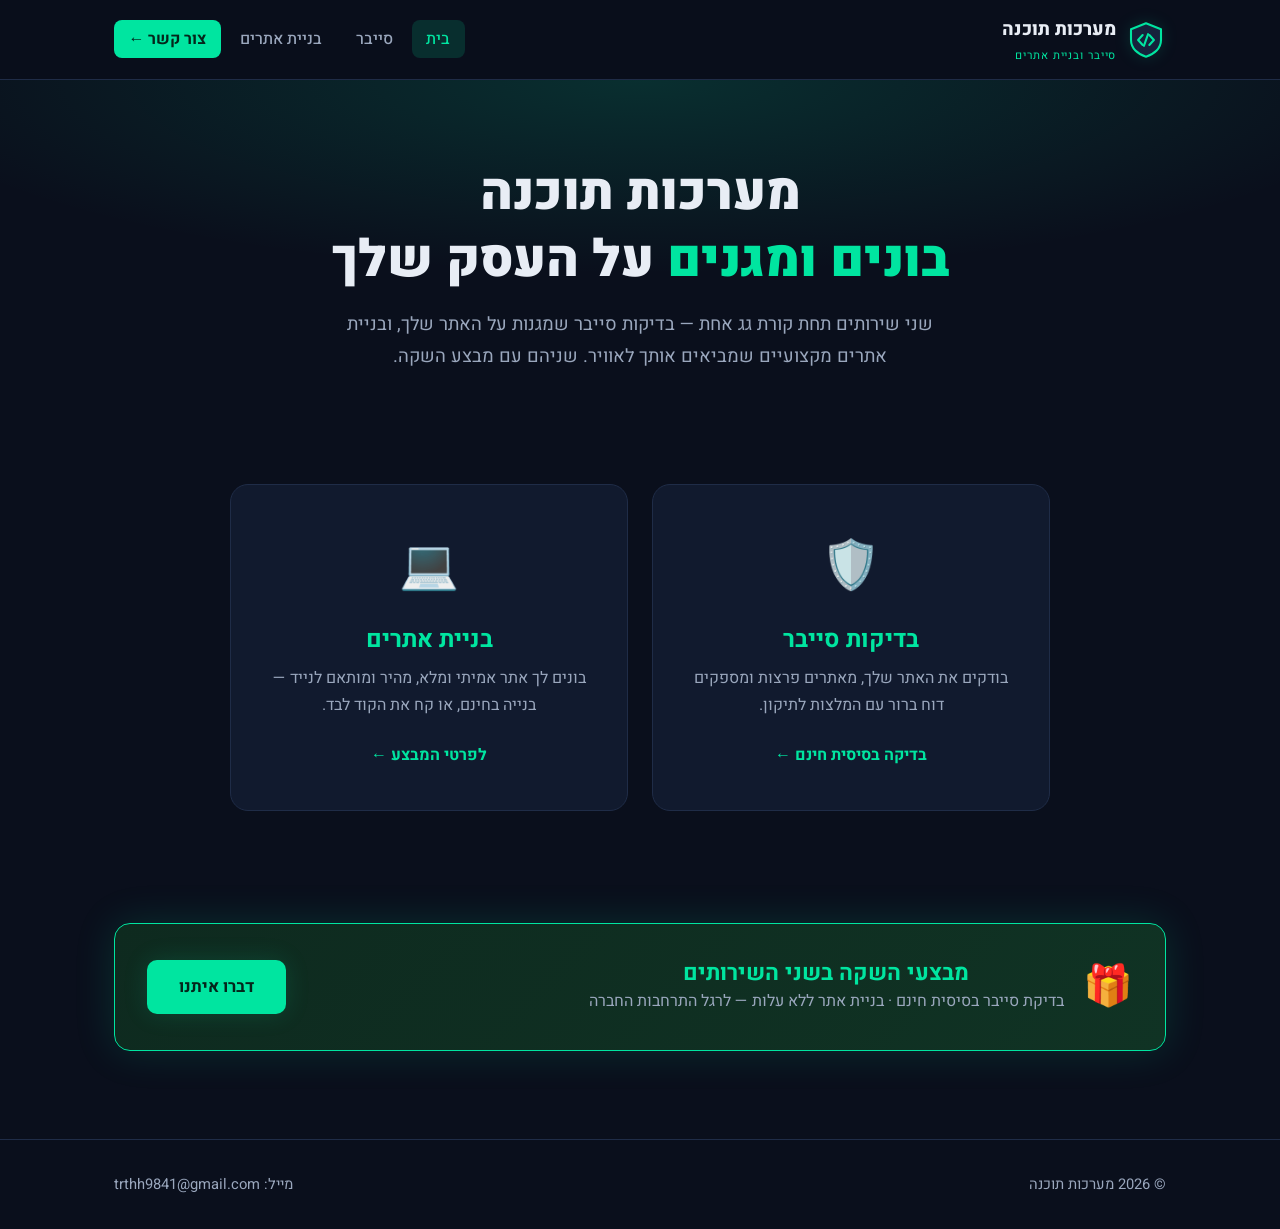
<file: index.html>
<!DOCTYPE html>
<html lang="he" dir="rtl">
<head>
  <meta charset="UTF-8">
  <meta name="viewport" content="width=device-width, initial-scale=1.0">
  <title>מערכות תוכנה — בדיקות סייבר ובניית אתרים</title>
  <meta name="description" content="מערכות תוכנה — שני שירותים תחת קורת גג אחת: בדיקות סייבר לאתרי אינטרנט ובניית אתרים מקצועיים. מבצעי השקה בחינם!">
  <link rel="icon" href="favicon.svg" type="image/svg+xml">
  <link rel="preconnect" href="https://fonts.googleapis.com">
  <link href="https://fonts.googleapis.com/css2?family=Heebo:wght@400;500;700;800;900&display=swap" rel="stylesheet">
  <link rel="stylesheet" href="style.css">
  <!-- Google Analytics -->
  <script async src="https://www.googletagmanager.com/gtag/js?id=G-RD54PNBW5M"></script>
  <script>
    window.dataLayer = window.dataLayer || [];
    function gtag(){dataLayer.push(arguments);}
    gtag('js', new Date());
    gtag('config', 'G-RD54PNBW5M');
  </script>
</head>
<body>

<header>
  <div class="nav">
    <a href="index.html" class="logo">
      <svg class="logo-mark" viewBox="0 0 48 48" fill="none" xmlns="http://www.w3.org/2000/svg">
        <path d="M24 4 L42 11 L42 24 C42 34 34 41 24 44 C14 41 6 34 6 24 L6 11 Z" fill="#16223c" stroke="#00e5a0" stroke-width="2.5" stroke-linejoin="round"/>
        <path d="M20 18 L14.5 24 L20 30" stroke="#00e5a0" stroke-width="2.5" stroke-linecap="round" stroke-linejoin="round"/>
        <path d="M28 18 L33.5 24 L28 30" stroke="#00e5a0" stroke-width="2.5" stroke-linecap="round" stroke-linejoin="round"/>
        <line x1="26.5" y1="17" x2="21.5" y2="31" stroke="#00e5a0" stroke-width="2.5" stroke-linecap="round"/>
      </svg>
      <span>מערכות תוכנה<small>סייבר ובניית אתרים</small></span>
    </a>
    <nav>
      <ul>
        <li><a href="index.html" class="active">בית</a></li>
        <li><a href="cyber.html">סייבר</a></li>
        <li><a href="web.html">בניית אתרים</a></li>
        <li><a href="contact.html" class="cta">צור קשר &larr;</a></li>
      </ul>
    </nav>
  </div>
</header>

<main>

  <section class="hero">
    <div class="container">
      <h1>מערכות תוכנה<br><span class="highlight">בונים ומגנים</span> על העסק שלך</h1>
      <p>
        שני שירותים תחת קורת גג אחת — בדיקות סייבר שמגנות על האתר שלך,
        ובניית אתרים מקצועיים שמביאים אותך לאוויר. שניהם עם מבצע השקה.
      </p>
    </div>
  </section>

  <section style="padding-top: 1rem;">
    <div class="container">
      <div class="divisions">

        <a href="cyber.html" class="division">
          <span class="d-icon">🛡️</span>
          <h3>בדיקות סייבר</h3>
          <p>בודקים את האתר שלך, מאתרים פרצות ומספקים דוח ברור עם המלצות לתיקון.</p>
          <span class="go">בדיקה בסיסית חינם &larr;</span>
        </a>

        <a href="web.html" class="division">
          <span class="d-icon">💻</span>
          <h3>בניית אתרים</h3>
          <p>בונים לך אתר אמיתי ומלא, מהיר ומותאם לנייד — בנייה בחינם, או קח את הקוד לבד.</p>
          <span class="go">לפרטי המבצע &larr;</span>
        </a>

      </div>
    </div>
  </section>

  <section class="center">
    <div class="container">
      <div class="promo-banner">
        <span class="gift">🎁</span>
        <div>
          <h3>מבצעי השקה בשני השירותים</h3>
          <p>בדיקת סייבר בסיסית חינם · בניית אתר ללא עלות — לרגל התרחבות החברה</p>
        </div>
        <a href="contact.html" class="btn btn-primary">דברו איתנו</a>
      </div>
    </div>
  </section>

</main>

<footer>
  <div class="container">
    <span>© 2026 מערכות תוכנה</span>
    <span>מייל: <a href="mailto:trthh9841@gmail.com" dir="ltr">trthh9841@gmail.com</a></span>
  </div>
</footer>

</body>
</html>
</file>
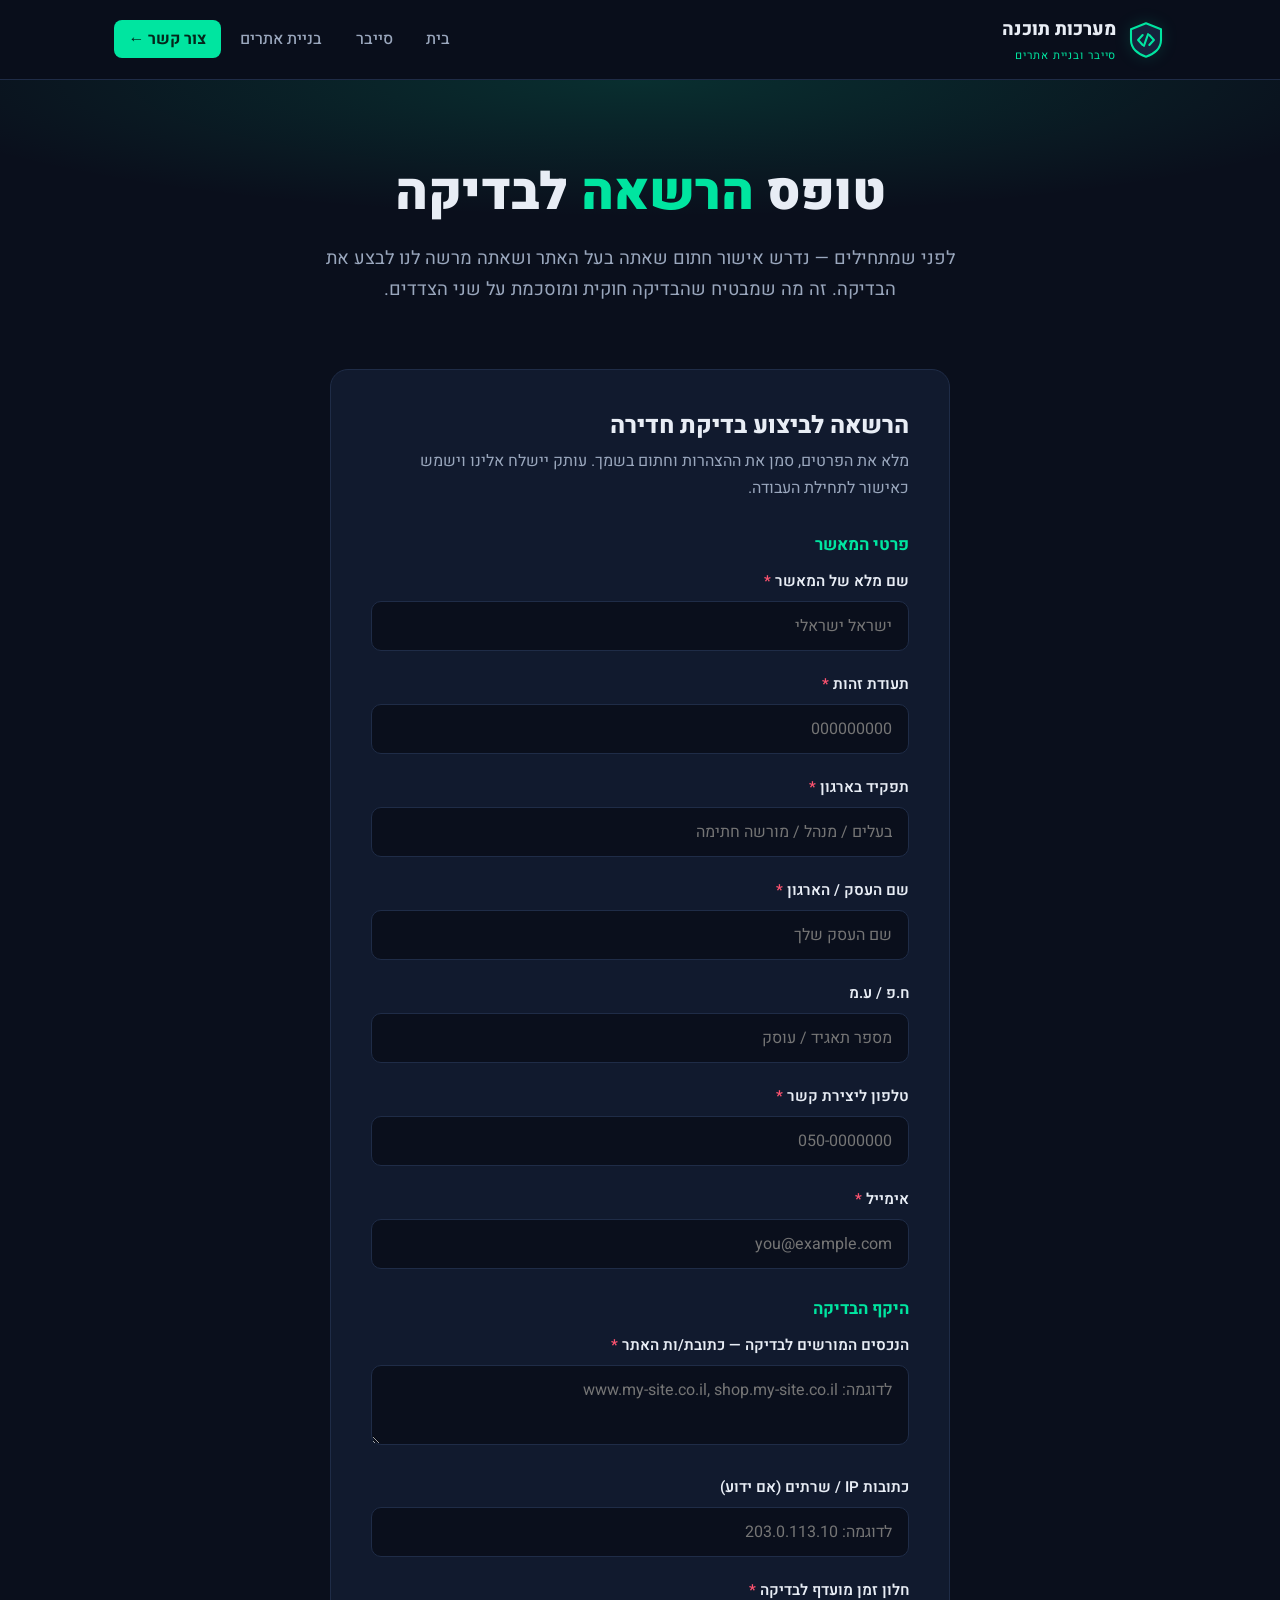
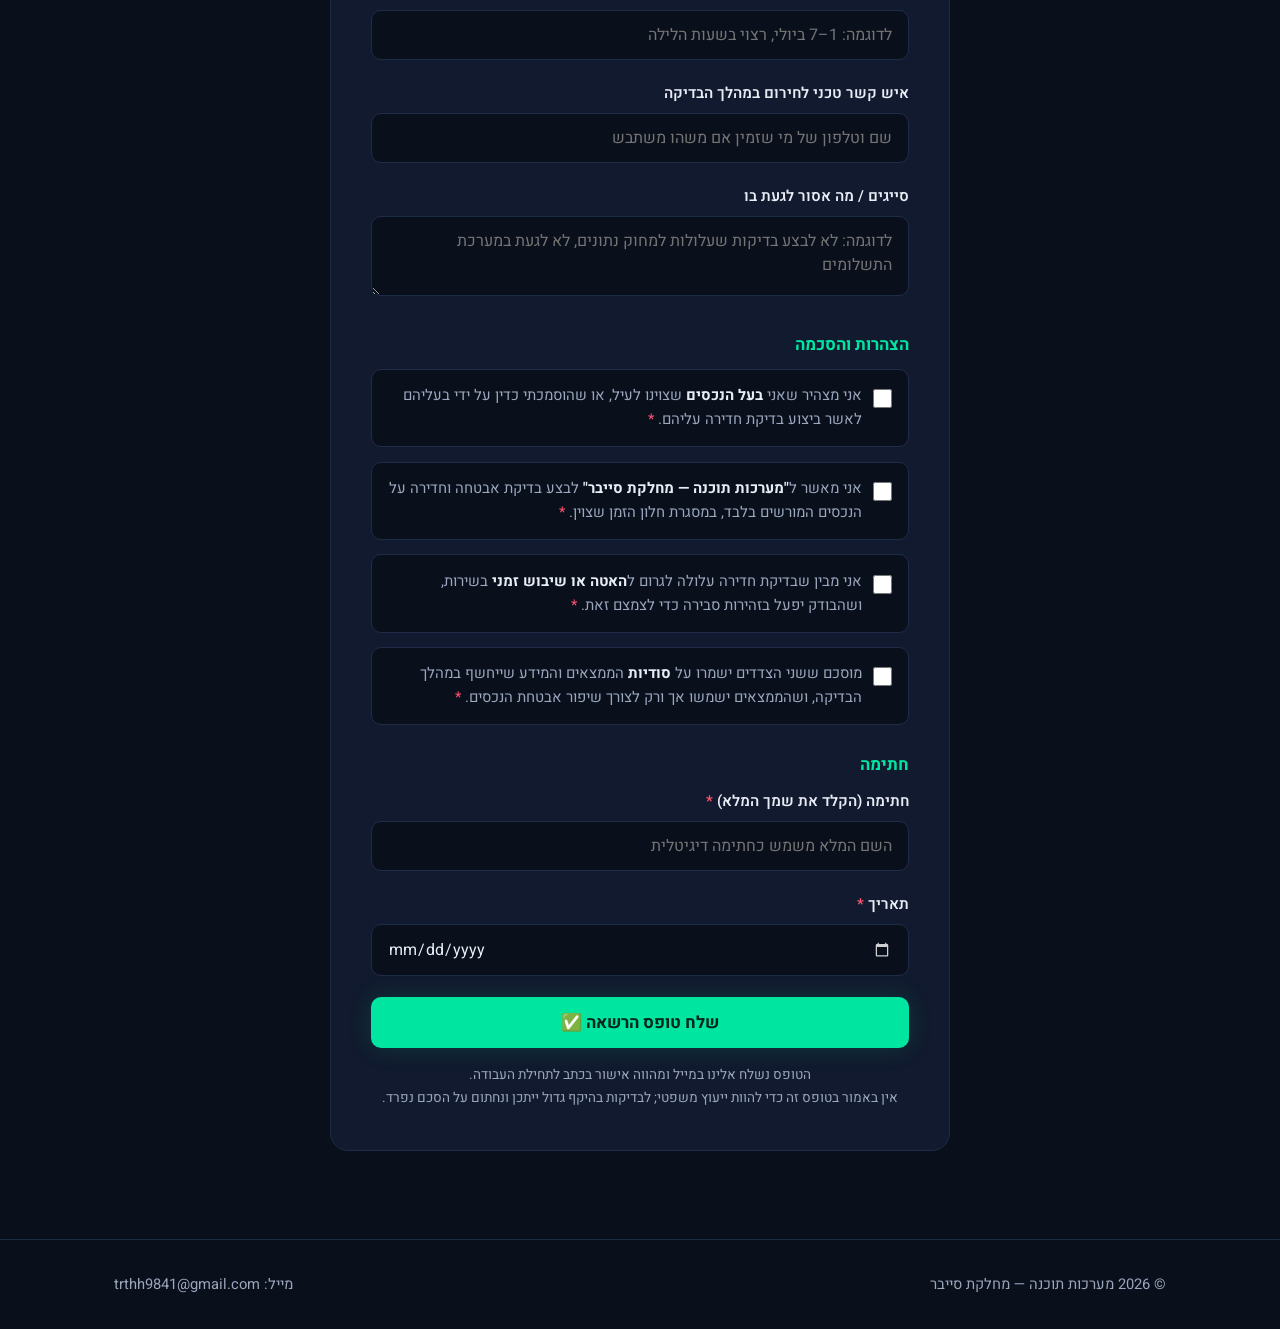
<file: authorization.html>
<!DOCTYPE html>
<html lang="he" dir="rtl">
<head>
  <meta charset="UTF-8">
  <meta name="viewport" content="width=device-width, initial-scale=1.0">
  <title>טופס הרשאה לבדיקת סייבר | מערכות תוכנה</title>
  <meta name="description" content="טופס הרשאה והסכמה לביצוע בדיקת חדירה. הלקוח מצהיר שהוא בעל הנכסים ומאשר למערכות תוכנה לבצע את הבדיקה.">
  <link rel="icon" href="favicon.svg" type="image/svg+xml">
  <link rel="preconnect" href="https://fonts.googleapis.com">
  <link href="https://fonts.googleapis.com/css2?family=Heebo:wght@400;500;700;800;900&display=swap" rel="stylesheet">
  <link rel="stylesheet" href="style.css">
  <!-- Google Analytics -->
  <script async src="https://www.googletagmanager.com/gtag/js?id=G-RD54PNBW5M"></script>
  <script>
    window.dataLayer = window.dataLayer || [];
    function gtag(){dataLayer.push(arguments);}
    gtag('js', new Date());
    gtag('config', 'G-RD54PNBW5M');
  </script>
</head>
<body>

<header>
  <div class="nav">
    <a href="index.html" class="logo">
      <svg class="logo-mark" viewBox="0 0 48 48" fill="none" xmlns="http://www.w3.org/2000/svg">
        <path d="M24 4 L42 11 L42 24 C42 34 34 41 24 44 C14 41 6 34 6 24 L6 11 Z" fill="#16223c" stroke="#00e5a0" stroke-width="2.5" stroke-linejoin="round"/>
        <path d="M20 18 L14.5 24 L20 30" stroke="#00e5a0" stroke-width="2.5" stroke-linecap="round" stroke-linejoin="round"/>
        <path d="M28 18 L33.5 24 L28 30" stroke="#00e5a0" stroke-width="2.5" stroke-linecap="round" stroke-linejoin="round"/>
        <line x1="26.5" y1="17" x2="21.5" y2="31" stroke="#00e5a0" stroke-width="2.5" stroke-linecap="round"/>
      </svg>
      <span>מערכות תוכנה<small>סייבר ובניית אתרים</small></span>
    </a>
    <nav>
      <ul>
        <li><a href="index.html">בית</a></li>
        <li><a href="cyber.html">סייבר</a></li>
        <li><a href="web.html">בניית אתרים</a></li>
        <li><a href="contact.html" class="cta">צור קשר &larr;</a></li>
      </ul>
    </nav>
  </div>
</header>

<main>

  <section class="hero" style="padding-bottom: 1rem;">
    <div class="container">
      <h1>טופס <span class="highlight">הרשאה</span> לבדיקה</h1>
      <p>לפני שמתחילים — נדרש אישור חתום שאתה בעל האתר ושאתה מרשה לנו לבצע את הבדיקה. זה מה שמבטיח שהבדיקה חוקית ומוסכמת על שני הצדדים.</p>
    </div>
  </section>

  <section style="padding-top: 1rem;">
    <div class="container">
      <div class="form-wrap">
        <h2 class="section-title" style="font-size: 1.5rem; margin-bottom: 0.4rem;">הרשאה לביצוע בדיקת חדירה</h2>
        <p class="section-sub" style="margin-bottom: 2rem;">מלא את הפרטים, סמן את ההצהרות וחתום בשמך. עותק יישלח אלינו וישמש כאישור לתחילת העבודה.</p>

        <form action="https://formsubmit.co/p0533105452@gmail.com" method="POST">
          <!-- הגדרות FormSubmit -->
          <input type="hidden" name="_subject" value="טופס הרשאה לבדיקת סייבר — אישור חתום">
          <input type="hidden" name="_captcha" value="false">
          <input type="hidden" name="_template" value="table">
          <input type="hidden" name="_next" value="https://mottyn.github.io/cyber-site/thanks.html">
          <input type="text" name="_honey" style="display:none">

          <h3 style="margin: 1.5rem 0 0.8rem; color: var(--accent); font-size: 1.05rem;">פרטי המאשר</h3>

          <div class="form-group">
            <label>שם מלא של המאשר <span class="req">*</span></label>
            <input type="text" name="שם המאשר" required placeholder="ישראל ישראלי">
          </div>

          <div class="form-group">
            <label>תעודת זהות <span class="req">*</span></label>
            <input type="text" name="תעודת זהות" required placeholder="000000000" dir="ltr" style="text-align: right;">
          </div>

          <div class="form-group">
            <label>תפקיד בארגון <span class="req">*</span></label>
            <input type="text" name="תפקיד" required placeholder="בעלים / מנהל / מורשה חתימה">
          </div>

          <div class="form-group">
            <label>שם העסק / הארגון <span class="req">*</span></label>
            <input type="text" name="שם העסק" required placeholder="שם העסק שלך">
          </div>

          <div class="form-group">
            <label>ח.פ / ע.מ</label>
            <input type="text" name="חפ עמ" placeholder="מספר תאגיד / עוסק" dir="ltr" style="text-align: right;">
          </div>

          <div class="form-group">
            <label>טלפון ליצירת קשר <span class="req">*</span></label>
            <input type="tel" name="טלפון" required placeholder="050-0000000" dir="ltr" style="text-align: right;">
          </div>

          <div class="form-group">
            <label>אימייל <span class="req">*</span></label>
            <input type="email" name="אימייל" required placeholder="you@example.com" dir="ltr" style="text-align: right;">
          </div>

          <h3 style="margin: 1.8rem 0 0.8rem; color: var(--accent); font-size: 1.05rem;">היקף הבדיקה</h3>

          <div class="form-group">
            <label>הנכסים המורשים לבדיקה — כתובת/ות האתר <span class="req">*</span></label>
            <textarea name="נכסים מורשים" required placeholder="לדוגמה: www.my-site.co.il, shop.my-site.co.il" style="min-height: 80px;"></textarea>
          </div>

          <div class="form-group">
            <label>כתובות IP / שרתים (אם ידוע)</label>
            <input type="text" name="כתובות IP" placeholder="לדוגמה: 203.0.113.10" dir="ltr" style="text-align: right;">
          </div>

          <div class="form-group">
            <label>חלון זמן מועדף לבדיקה <span class="req">*</span></label>
            <input type="text" name="חלון זמן" required placeholder="לדוגמה: 1–7 ביולי, רצוי בשעות הלילה">
          </div>

          <div class="form-group">
            <label>איש קשר טכני לחירום במהלך הבדיקה</label>
            <input type="text" name="איש קשר חירום" placeholder="שם וטלפון של מי שזמין אם משהו משתבש">
          </div>

          <div class="form-group">
            <label>סייגים / מה אסור לגעת בו</label>
            <textarea name="סייגים" placeholder="לדוגמה: לא לבצע בדיקות שעלולות למחוק נתונים, לא לגעת במערכת התשלומים" style="min-height: 80px;"></textarea>
          </div>

          <h3 style="margin: 1.8rem 0 0.8rem; color: var(--accent); font-size: 1.05rem;">הצהרות והסכמה</h3>

          <div class="consent">
            <input type="checkbox" id="c1" name="הצהרה: בעלות" value="כן — אני בעל הנכסים או מורשה חוקית לאשר בדיקה עליהם" required>
            <label for="c1">אני מצהיר שאני <strong>בעל הנכסים</strong> שצוינו לעיל, או שהוסמכתי כדין על ידי בעליהם לאשר ביצוע בדיקת חדירה עליהם. <span class="req">*</span></label>
          </div>

          <div class="consent">
            <input type="checkbox" id="c2" name="הצהרה: הרשאה" value="כן — מאשר למערכות תוכנה לבצע בדיקה" required>
            <label for="c2">אני מאשר ל<strong>"מערכות תוכנה — מחלקת סייבר"</strong> לבצע בדיקת אבטחה וחדירה על הנכסים המורשים בלבד, במסגרת חלון הזמן שצוין. <span class="req">*</span></label>
          </div>

          <div class="consent">
            <input type="checkbox" id="c3" name="הצהרה: סיכון" value="כן — מבין שייתכן שיבוש זמני" required>
            <label for="c3">אני מבין שבדיקת חדירה עלולה לגרום ל<strong>האטה או שיבוש זמני</strong> בשירות, ושהבודק יפעל בזהירות סבירה כדי לצמצם זאת. <span class="req">*</span></label>
          </div>

          <div class="consent">
            <input type="checkbox" id="c4" name="הצהרה: סודיות" value="כן — סודיות הדדית" required>
            <label for="c4">מוסכם ששני הצדדים ישמרו על <strong>סודיות</strong> הממצאים והמידע שייחשף במהלך הבדיקה, ושהממצאים ישמשו אך ורק לצורך שיפור אבטחת הנכסים. <span class="req">*</span></label>
          </div>

          <h3 style="margin: 1.8rem 0 0.8rem; color: var(--accent); font-size: 1.05rem;">חתימה</h3>

          <div class="form-group">
            <label>חתימה (הקלד את שמך המלא) <span class="req">*</span></label>
            <input type="text" name="חתימה" required placeholder="השם המלא משמש כחתימה דיגיטלית">
          </div>

          <div class="form-group">
            <label>תאריך <span class="req">*</span></label>
            <input type="date" name="תאריך" id="date-field" required>
          </div>

          <button type="submit" id="submit-btn" class="btn btn-primary" style="width: 100%;">שלח טופס הרשאה ✅</button>

          <p class="form-note">
            הטופס נשלח אלינו במייל ומהווה אישור בכתב לתחילת העבודה.
            <br>אין באמור בטופס זה כדי להוות ייעוץ משפטי; לבדיקות בהיקף גדול ייתכן ונחתום על הסכם נפרד.
          </p>
        </form>

        <script>
          document.querySelector('form').addEventListener('submit', function () {
            var btn = document.getElementById('submit-btn');
            btn.disabled = true;
            btn.innerHTML = 'שולח...<span class="spinner"></span>';
          });
        </script>
      </div>
    </div>
  </section>

</main>

<footer>
  <div class="container">
    <span>© 2026 מערכות תוכנה — מחלקת סייבר</span>
    <span>מייל: <a href="mailto:trthh9841@gmail.com" dir="ltr">trthh9841@gmail.com</a></span>
  </div>
</footer>

</body>
</html>
</file>
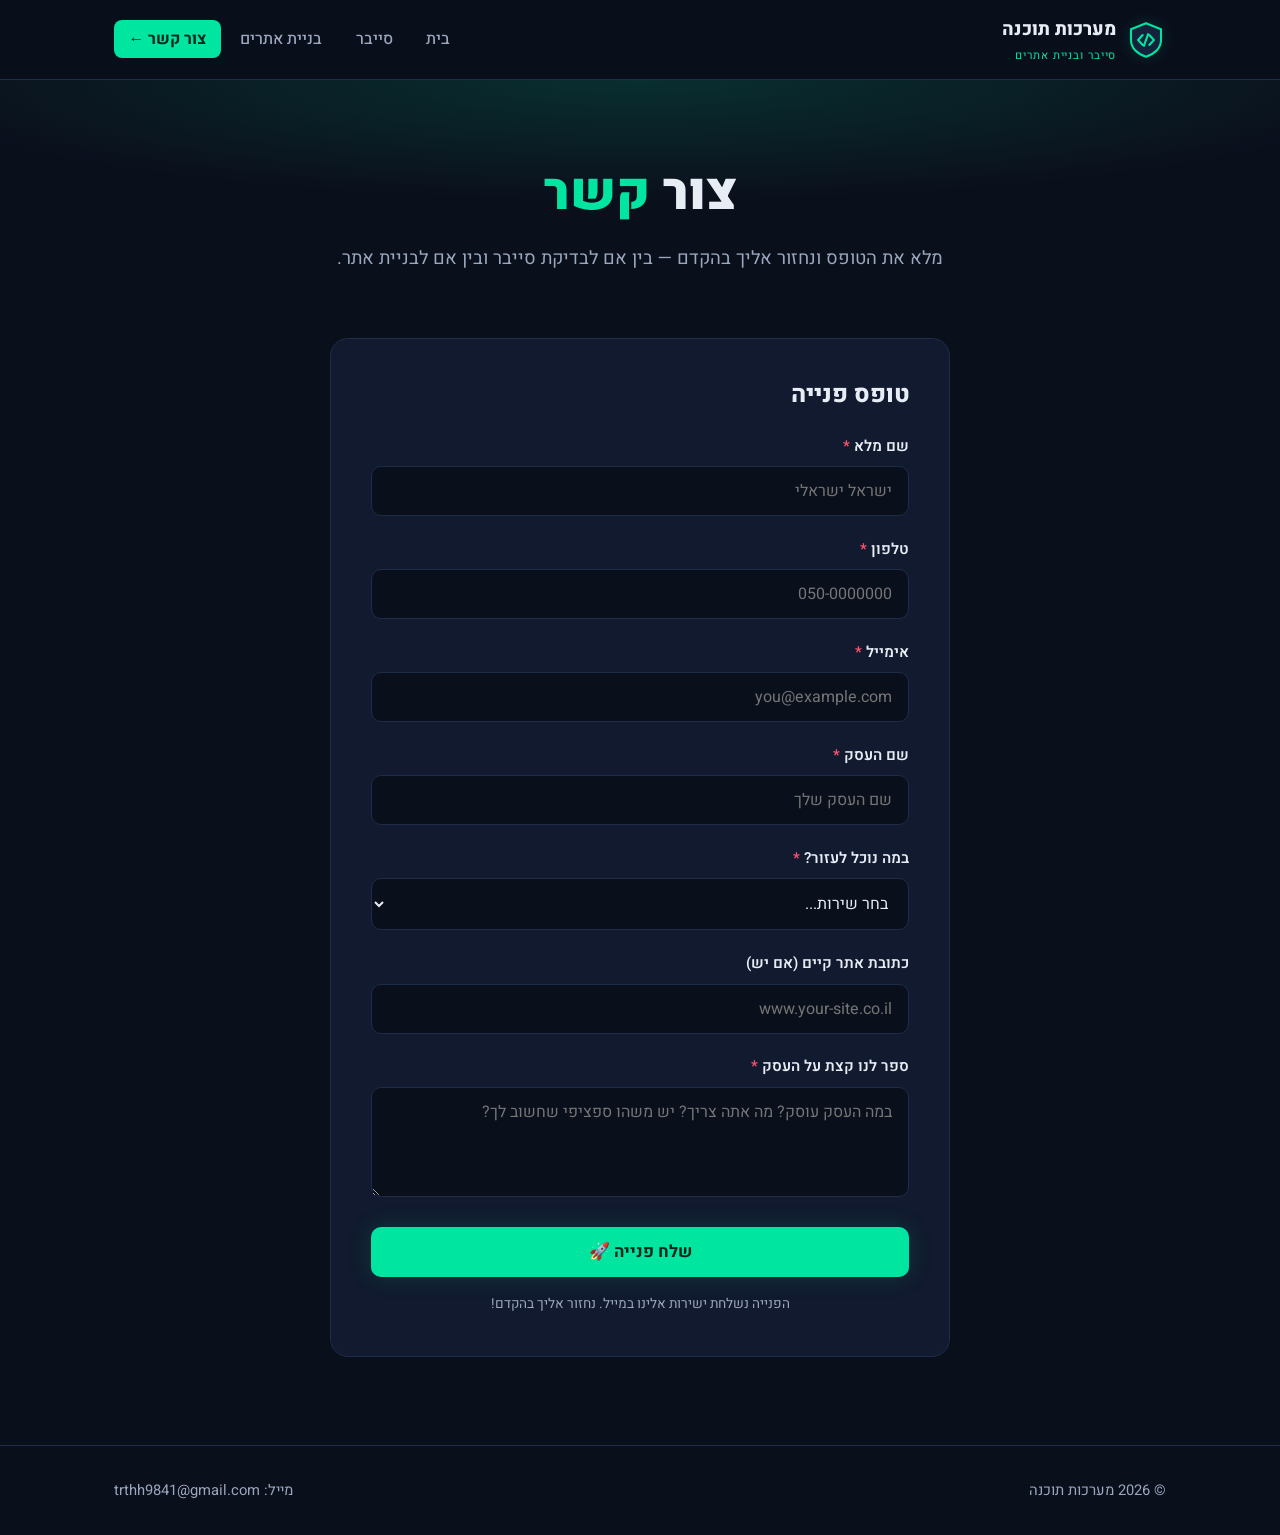
<file: contact.html>
<!DOCTYPE html>
<html lang="he" dir="rtl">
<head>
  <meta charset="UTF-8">
  <meta name="viewport" content="width=device-width, initial-scale=1.0">
  <title>צור קשר | מערכות תוכנה</title>
  <meta name="description" content="טופס פנייה למערכות תוכנה — בדיקת סייבר לאתר שלך או בניית אתר חדש. מבצעי השקה בחינם.">
  <link rel="icon" href="favicon.svg" type="image/svg+xml">
  <link rel="preconnect" href="https://fonts.googleapis.com">
  <link href="https://fonts.googleapis.com/css2?family=Heebo:wght@400;500;700;800;900&display=swap" rel="stylesheet">
  <link rel="stylesheet" href="style.css">
  <!-- Google Analytics -->
  <script async src="https://www.googletagmanager.com/gtag/js?id=G-RD54PNBW5M"></script>
  <script>
    window.dataLayer = window.dataLayer || [];
    function gtag(){dataLayer.push(arguments);}
    gtag('js', new Date());
    gtag('config', 'G-RD54PNBW5M');
  </script>
</head>
<body>

<header>
  <div class="nav">
    <a href="index.html" class="logo">
      <svg class="logo-mark" viewBox="0 0 48 48" fill="none" xmlns="http://www.w3.org/2000/svg">
        <path d="M24 4 L42 11 L42 24 C42 34 34 41 24 44 C14 41 6 34 6 24 L6 11 Z" fill="#16223c" stroke="#00e5a0" stroke-width="2.5" stroke-linejoin="round"/>
        <path d="M20 18 L14.5 24 L20 30" stroke="#00e5a0" stroke-width="2.5" stroke-linecap="round" stroke-linejoin="round"/>
        <path d="M28 18 L33.5 24 L28 30" stroke="#00e5a0" stroke-width="2.5" stroke-linecap="round" stroke-linejoin="round"/>
        <line x1="26.5" y1="17" x2="21.5" y2="31" stroke="#00e5a0" stroke-width="2.5" stroke-linecap="round"/>
      </svg>
      <span>מערכות תוכנה<small>סייבר ובניית אתרים</small></span>
    </a>
    <nav>
      <ul>
        <li><a href="index.html">בית</a></li>
        <li><a href="cyber.html">סייבר</a></li>
        <li><a href="web.html">בניית אתרים</a></li>
        <li><a href="contact.html" class="cta active">צור קשר &larr;</a></li>
      </ul>
    </nav>
  </div>
</header>

<main>

  <section class="hero" style="padding-bottom: 1rem;">
    <div class="container">
      <h1>צור <span class="highlight">קשר</span></h1>
      <p>מלא את הטופס ונחזור אליך בהקדם — בין אם לבדיקת סייבר ובין אם לבניית אתר.</p>
    </div>
  </section>

  <section style="padding-top: 1rem;">
    <div class="container">
      <div class="form-wrap">
        <h2 class="section-title" style="font-size: 1.5rem; margin-bottom: 1.5rem;">טופס פנייה</h2>

        <form action="https://formsubmit.co/p0533105452@gmail.com" method="POST">
          <!-- הגדרות FormSubmit -->
          <input type="hidden" name="_subject" value="פנייה חדשה מהאתר — מערכות תוכנה!">
          <input type="hidden" name="_captcha" value="false">
          <input type="hidden" name="_template" value="table">
          <input type="hidden" name="_next" value="https://mottyn.github.io/cyber-site/thanks.html">
          <input type="text" name="_honey" style="display:none">

          <div class="form-group">
            <label>שם מלא <span class="req">*</span></label>
            <input type="text" name="שם מלא" required placeholder="ישראל ישראלי">
          </div>

          <div class="form-group">
            <label>טלפון <span class="req">*</span></label>
            <input type="tel" name="טלפון" required placeholder="050-0000000" dir="ltr" style="text-align: right;">
          </div>

          <div class="form-group">
            <label>אימייל <span class="req">*</span></label>
            <input type="email" name="אימייל" required placeholder="you@example.com" dir="ltr" style="text-align: right;">
          </div>

          <div class="form-group">
            <label>שם העסק <span class="req">*</span></label>
            <input type="text" name="שם העסק" required placeholder="שם העסק שלך">
          </div>

          <div class="form-group">
            <label>במה נוכל לעזור? <span class="req">*</span></label>
            <select name="השירות המבוקש" id="service-select" required>
              <option value="" disabled selected>בחר שירות...</option>
              <optgroup label="🛡️ בדיקות סייבר">
                <option value="בדיקת סייבר בסיסית (חינם)">בדיקת סייבר בסיסית — 300 ₪ (חינם!)</option>
                <option value="בדיקת סייבר מעמיקה">בדיקת סייבר מעמיקה — לפי הצעת מחיר</option>
              </optgroup>
              <optgroup label="💻 בניית אתרים">
                <option value="בניית אתר (חינם)">בניית אתר — חינם</option>
                <option value="פריסה / שרתים / תחזוקה">פריסה / שרתים / תחזוקה</option>
              </optgroup>
              <option value="עוד לא יודע">עוד לא יודע — אשמח לייעוץ</option>
            </select>
          </div>

          <div class="form-group">
            <label>כתובת אתר קיים (אם יש)</label>
            <input type="text" name="כתובת אתר" placeholder="www.your-site.co.il" dir="ltr" style="text-align: right;">
          </div>

          <div class="form-group">
            <label>ספר לנו קצת על העסק <span class="req">*</span></label>
            <textarea name="הודעה" required placeholder="במה העסק עוסק? מה אתה צריך? יש משהו ספציפי שחשוב לך?"></textarea>
          </div>

          <button type="submit" id="submit-btn" class="btn btn-primary" style="width: 100%;">שלח פנייה 🚀</button>

          <p class="form-note">הפנייה נשלחת ישירות אלינו במייל. נחזור אליך בהקדם!</p>
        </form>

        <script>
          // בחירת השירות מראש לפי הדף שממנו הגיע המבקר (?service=cyber / ?service=web)
          (function () {
            var params = new URLSearchParams(window.location.search);
            var service = params.get('service');
            var select = document.getElementById('service-select');
            if (service === 'cyber') select.value = 'בדיקת סייבר בסיסית (חינם)';
            else if (service === 'web') select.value = 'בניית אתר (חינם)';
          })();

          document.querySelector('form').addEventListener('submit', function () {
            var btn = document.getElementById('submit-btn');
            btn.disabled = true;
            btn.innerHTML = 'שולח...<span class="spinner"></span>';
          });
        </script>
      </div>
    </div>
  </section>

</main>

<footer>
  <div class="container">
    <span>© 2026 מערכות תוכנה</span>
    <span>מייל: <a href="mailto:trthh9841@gmail.com" dir="ltr">trthh9841@gmail.com</a></span>
  </div>
</footer>

</body>
</html>
</file>
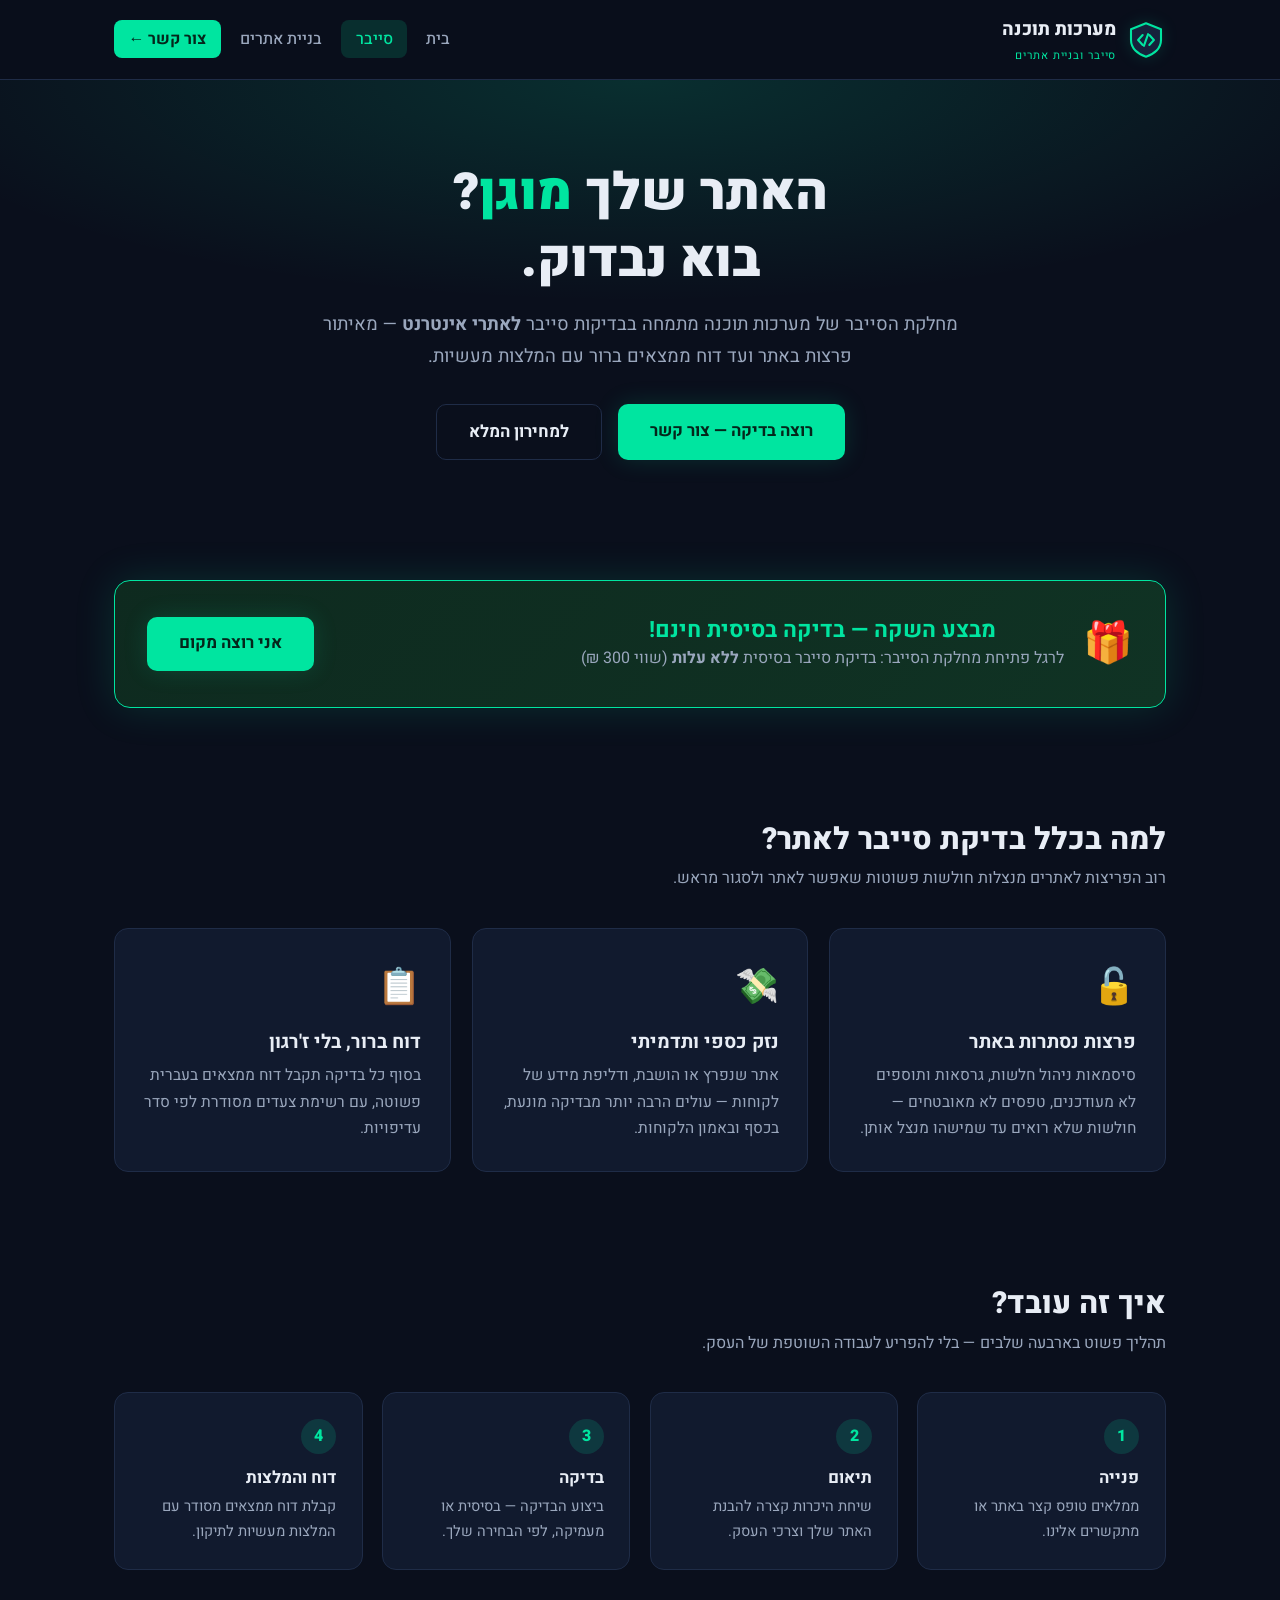
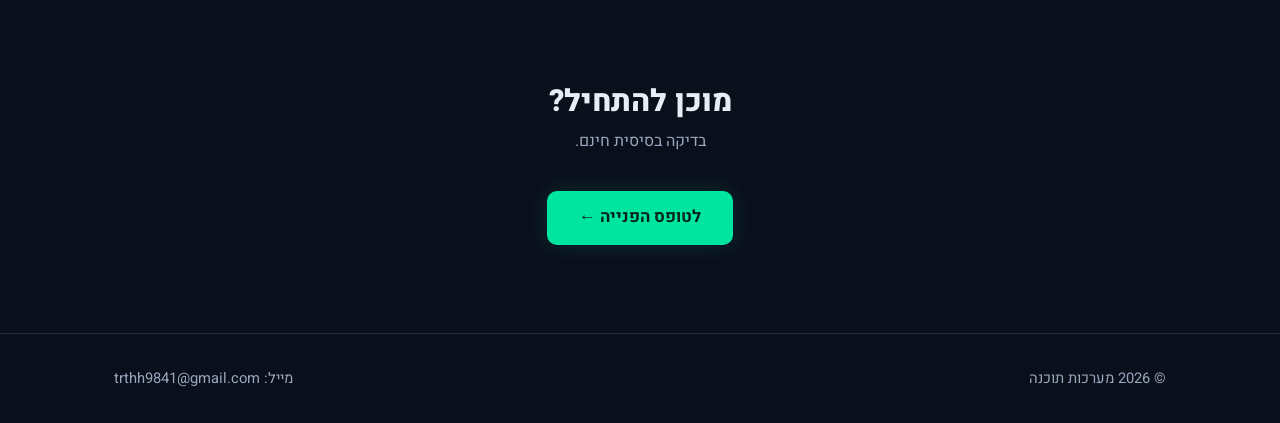
<file: cyber.html>
<!DOCTYPE html>
<html lang="he" dir="rtl">
<head>
  <meta charset="UTF-8">
  <meta name="viewport" content="width=device-width, initial-scale=1.0">
  <title>בדיקות סייבר לאתרי אינטרנט | מערכות תוכנה</title>
  <meta name="description" content="מחלקת הסייבר של מערכות תוכנה — בדיקות סייבר לאתרי אינטרנט. בדיקה בסיסית חינם!">
  <link rel="icon" href="favicon.svg" type="image/svg+xml">
  <link rel="preconnect" href="https://fonts.googleapis.com">
  <link href="https://fonts.googleapis.com/css2?family=Heebo:wght@400;500;700;800;900&display=swap" rel="stylesheet">
  <link rel="stylesheet" href="style.css">
  <!-- Google Analytics -->
  <script async src="https://www.googletagmanager.com/gtag/js?id=G-RD54PNBW5M"></script>
  <script>
    window.dataLayer = window.dataLayer || [];
    function gtag(){dataLayer.push(arguments);}
    gtag('js', new Date());
    gtag('config', 'G-RD54PNBW5M');
  </script>
</head>
<body>

<header>
  <div class="nav">
    <a href="index.html" class="logo">
      <svg class="logo-mark" viewBox="0 0 48 48" fill="none" xmlns="http://www.w3.org/2000/svg">
        <path d="M24 4 L42 11 L42 24 C42 34 34 41 24 44 C14 41 6 34 6 24 L6 11 Z" fill="#16223c" stroke="#00e5a0" stroke-width="2.5" stroke-linejoin="round"/>
        <path d="M20 18 L14.5 24 L20 30" stroke="#00e5a0" stroke-width="2.5" stroke-linecap="round" stroke-linejoin="round"/>
        <path d="M28 18 L33.5 24 L28 30" stroke="#00e5a0" stroke-width="2.5" stroke-linecap="round" stroke-linejoin="round"/>
        <line x1="26.5" y1="17" x2="21.5" y2="31" stroke="#00e5a0" stroke-width="2.5" stroke-linecap="round"/>
      </svg>
      <span>מערכות תוכנה<small>סייבר ובניית אתרים</small></span>
    </a>
    <nav>
      <ul>
        <li><a href="index.html">בית</a></li>
        <li><a href="cyber.html" class="active">סייבר</a></li>
        <li><a href="web.html">בניית אתרים</a></li>
        <li><a href="contact.html" class="cta">צור קשר &larr;</a></li>
      </ul>
    </nav>
  </div>
</header>

<main>

  <section class="hero">
    <div class="container">
      <h1>האתר שלך <span class="highlight">מוגן</span>?<br>בוא נבדוק.</h1>
      <p>
        מחלקת הסייבר של מערכות תוכנה מתמחה בבדיקות סייבר <strong>לאתרי אינטרנט</strong> —
        מאיתור פרצות באתר ועד דוח ממצאים ברור עם המלצות מעשיות.
      </p>
      <div class="hero-buttons">
        <a href="contact.html?service=cyber" class="btn btn-primary">רוצה בדיקה — צור קשר</a>
        <a href="services.html" class="btn btn-outline">למחירון המלא</a>
      </div>
    </div>
  </section>

  <section>
    <div class="container">
      <div class="promo-banner">
        <span class="gift">🎁</span>
        <div>
          <h3>מבצע השקה — בדיקה בסיסית חינם!</h3>
          <p>לרגל פתיחת מחלקת הסייבר: בדיקת סייבר בסיסית <strong>ללא עלות</strong> (שווי 300&nbsp;₪)</p>
        </div>
        <a href="contact.html?service=cyber" class="btn btn-primary">אני רוצה מקום</a>
      </div>
    </div>
  </section>

  <section>
    <div class="container">
      <h2 class="section-title">למה בכלל בדיקת סייבר לאתר?</h2>
      <p class="section-sub">רוב הפריצות לאתרים מנצלות חולשות פשוטות שאפשר לאתר ולסגור מראש.</p>
      <div class="cards">
        <div class="card">
          <span class="icon">🔓</span>
          <h3>פרצות נסתרות באתר</h3>
          <p>סיסמאות ניהול חלשות, גרסאות ותוספים לא מעודכנים, טפסים לא מאובטחים — חולשות שלא רואים עד שמישהו מנצל אותן.</p>
        </div>
        <div class="card">
          <span class="icon">💸</span>
          <h3>נזק כספי ותדמיתי</h3>
          <p>אתר שנפרץ או הושבת, ודליפת מידע של לקוחות — עולים הרבה יותר מבדיקה מונעת, בכסף ובאמון הלקוחות.</p>
        </div>
        <div class="card">
          <span class="icon">📋</span>
          <h3>דוח ברור, בלי ז'רגון</h3>
          <p>בסוף כל בדיקה תקבל דוח ממצאים בעברית פשוטה, עם רשימת צעדים מסודרת לפי סדר עדיפויות.</p>
        </div>
      </div>
    </div>
  </section>

  <section>
    <div class="container">
      <h2 class="section-title">איך זה עובד?</h2>
      <p class="section-sub">תהליך פשוט בארבעה שלבים — בלי להפריע לעבודה השוטפת של העסק.</p>
      <div class="steps">
        <div class="step">
          <h3>פנייה</h3>
          <p>ממלאים טופס קצר באתר או מתקשרים אלינו.</p>
        </div>
        <div class="step">
          <h3>תיאום</h3>
          <p>שיחת היכרות קצרה להבנת האתר שלך וצרכי העסק.</p>
        </div>
        <div class="step">
          <h3>בדיקה</h3>
          <p>ביצוע הבדיקה — בסיסית או מעמיקה, לפי הבחירה שלך.</p>
        </div>
        <div class="step">
          <h3>דוח והמלצות</h3>
          <p>קבלת דוח ממצאים מסודר עם המלצות מעשיות לתיקון.</p>
        </div>
      </div>
    </div>
  </section>

  <section class="center">
    <div class="container">
      <h2 class="section-title">מוכן להתחיל?</h2>
      <p class="section-sub" style="margin-inline: auto;">בדיקה בסיסית חינם.</p>
      <a href="contact.html?service=cyber" class="btn btn-primary">לטופס הפנייה &larr;</a>
    </div>
  </section>

</main>

<footer>
  <div class="container">
    <span>© 2026 מערכות תוכנה</span>
    <span>מייל: <a href="mailto:trthh9841@gmail.com" dir="ltr">trthh9841@gmail.com</a></span>
  </div>
</footer>

</body>
</html>
</file>
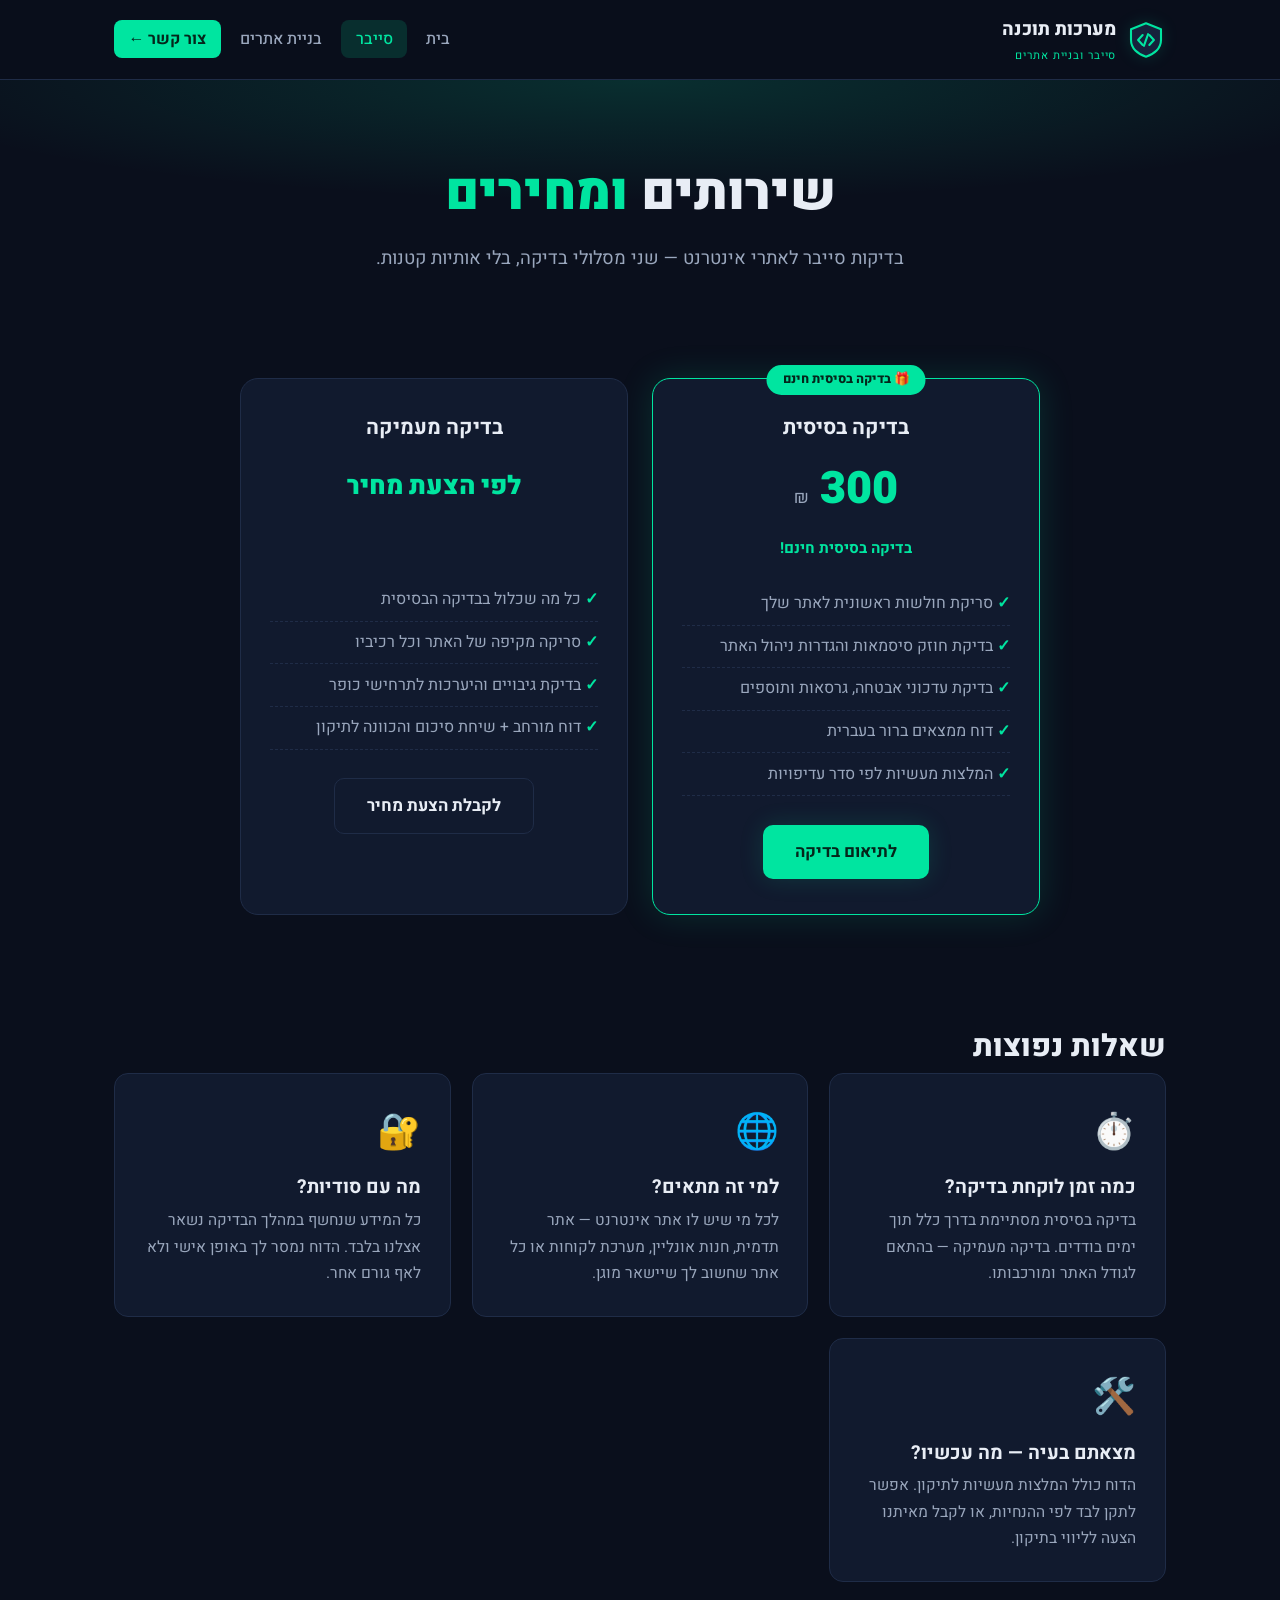
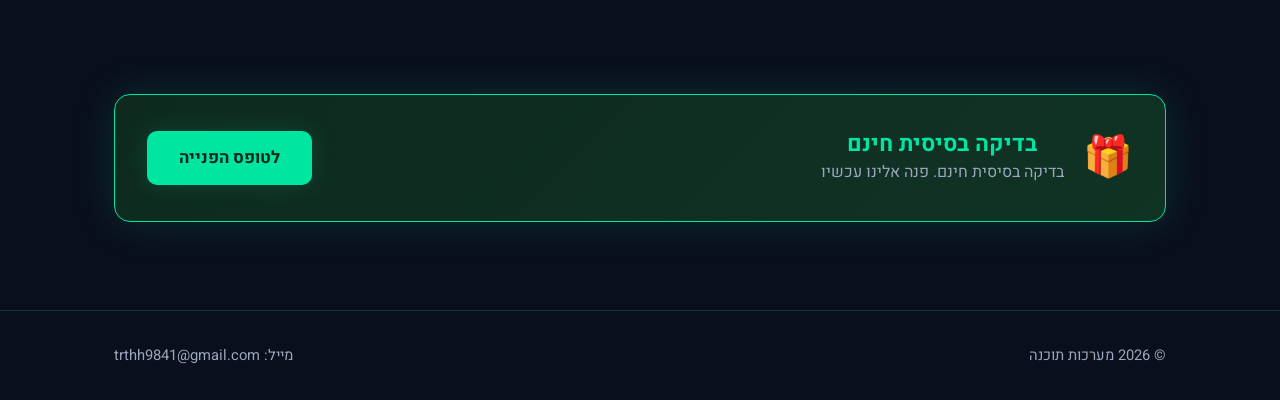
<file: services.html>
<!DOCTYPE html>
<html lang="he" dir="rtl">
<head>
  <meta charset="UTF-8">
  <meta name="viewport" content="width=device-width, initial-scale=1.0">
  <title>בדיקות סייבר — שירותים ומחירים | מערכות תוכנה</title>
  <meta name="description" content="מחירון בדיקות סייבר לאתרי אינטרנט: בדיקה בסיסית 300 ₪, בדיקה מעמיקה לפי הצעת מחיר. בדיקה בסיסית חינם.">
  <link rel="icon" href="favicon.svg" type="image/svg+xml">
  <link rel="preconnect" href="https://fonts.googleapis.com">
  <link href="https://fonts.googleapis.com/css2?family=Heebo:wght@400;500;700;800;900&display=swap" rel="stylesheet">
  <link rel="stylesheet" href="style.css">
  <!-- Google Analytics -->
  <script async src="https://www.googletagmanager.com/gtag/js?id=G-RD54PNBW5M"></script>
  <script>
    window.dataLayer = window.dataLayer || [];
    function gtag(){dataLayer.push(arguments);}
    gtag('js', new Date());
    gtag('config', 'G-RD54PNBW5M');
  </script>
</head>
<body>

<header>
  <div class="nav">
    <a href="index.html" class="logo">
      <svg class="logo-mark" viewBox="0 0 48 48" fill="none" xmlns="http://www.w3.org/2000/svg">
        <path d="M24 4 L42 11 L42 24 C42 34 34 41 24 44 C14 41 6 34 6 24 L6 11 Z" fill="#16223c" stroke="#00e5a0" stroke-width="2.5" stroke-linejoin="round"/>
        <path d="M20 18 L14.5 24 L20 30" stroke="#00e5a0" stroke-width="2.5" stroke-linecap="round" stroke-linejoin="round"/>
        <path d="M28 18 L33.5 24 L28 30" stroke="#00e5a0" stroke-width="2.5" stroke-linecap="round" stroke-linejoin="round"/>
        <line x1="26.5" y1="17" x2="21.5" y2="31" stroke="#00e5a0" stroke-width="2.5" stroke-linecap="round"/>
      </svg>
      <span>מערכות תוכנה<small>סייבר ובניית אתרים</small></span>
    </a>
    <nav>
      <ul>
        <li><a href="index.html">בית</a></li>
        <li><a href="cyber.html" class="active">סייבר</a></li>
        <li><a href="web.html">בניית אתרים</a></li>
        <li><a href="contact.html?service=cyber" class="cta">צור קשר &larr;</a></li>
      </ul>
    </nav>
  </div>
</header>

<main>

  <section class="hero" style="padding-bottom: 1rem;">
    <div class="container">
      <h1>שירותים <span class="highlight">ומחירים</span></h1>
      <p>בדיקות סייבר לאתרי אינטרנט — שני מסלולי בדיקה, בלי אותיות קטנות.</p>
    </div>
  </section>

  <section>
    <div class="container">
      <div class="pricing">

        <div class="price-card featured">
          <span class="badge">🎁 בדיקה בסיסית חינם</span>
          <h3>בדיקה בסיסית</h3>
          <div class="price">300 <small>₪</small></div>
          <p class="free-note">בדיקה בסיסית חינם!</p>
          <ul>
            <li>סריקת חולשות ראשונית לאתר שלך</li>
            <li>בדיקת חוזק סיסמאות והגדרות ניהול האתר</li>
            <li>בדיקת עדכוני אבטחה, גרסאות ותוספים</li>
            <li>דוח ממצאים ברור בעברית</li>
            <li>המלצות מעשיות לפי סדר עדיפויות</li>
          </ul>
          <a href="contact.html?service=cyber" class="btn btn-primary">לתיאום בדיקה</a>
        </div>

        <div class="price-card">
          <h3>בדיקה מעמיקה</h3>
          <div class="price" style="font-size: 1.6rem; padding: 0.9rem 0;">לפי הצעת מחיר</div>
          <p class="free-note" style="visibility: hidden;">.</p>
          <ul>
            <li>כל מה שכלול בבדיקה הבסיסית</li>
            <li>סריקה מקיפה של האתר וכל רכיביו</li>
            <li>בדיקת גיבויים והיערכות לתרחישי כופר</li>
            <li>דוח מורחב + שיחת סיכום והכוונה לתיקון</li>
          </ul>
          <a href="contact.html?service=cyber" class="btn btn-outline">לקבלת הצעת מחיר</a>
        </div>

      </div>
    </div>
  </section>

  <section>
    <div class="container">
      <h2 class="section-title">שאלות נפוצות</h2>
      <div class="cards">
        <div class="card">
          <span class="icon">⏱️</span>
          <h3>כמה זמן לוקחת בדיקה?</h3>
          <p>בדיקה בסיסית מסתיימת בדרך כלל תוך ימים בודדים. בדיקה מעמיקה — בהתאם לגודל האתר ומורכבותו.</p>
        </div>
        <div class="card">
          <span class="icon">🌐</span>
          <h3>למי זה מתאים?</h3>
          <p>לכל מי שיש לו אתר אינטרנט — אתר תדמית, חנות אונליין, מערכת לקוחות או כל אתר שחשוב לך שיישאר מוגן.</p>
        </div>
        <div class="card">
          <span class="icon">🔐</span>
          <h3>מה עם סודיות?</h3>
          <p>כל המידע שנחשף במהלך הבדיקה נשאר אצלנו בלבד. הדוח נמסר לך באופן אישי ולא לאף גורם אחר.</p>
        </div>
        <div class="card">
          <span class="icon">🛠️</span>
          <h3>מצאתם בעיה — מה עכשיו?</h3>
          <p>הדוח כולל המלצות מעשיות לתיקון. אפשר לתקן לבד לפי ההנחיות, או לקבל מאיתנו הצעה לליווי בתיקון.</p>
        </div>
      </div>
    </div>
  </section>

  <section class="center">
    <div class="container">
      <div class="promo-banner">
        <span class="gift">🎁</span>
        <div>
          <h3>בדיקה בסיסית חינם</h3>
          <p>בדיקה בסיסית חינם. פנה אלינו עכשיו</p>
        </div>
        <a href="contact.html?service=cyber" class="btn btn-primary">לטופס הפנייה</a>
      </div>
    </div>
  </section>

</main>

<footer>
  <div class="container">
    <span>© 2026 מערכות תוכנה</span>
    <span>מייל: <a href="mailto:trthh9841@gmail.com" dir="ltr">trthh9841@gmail.com</a></span>
  </div>
</footer>

</body>
</html>
</file>
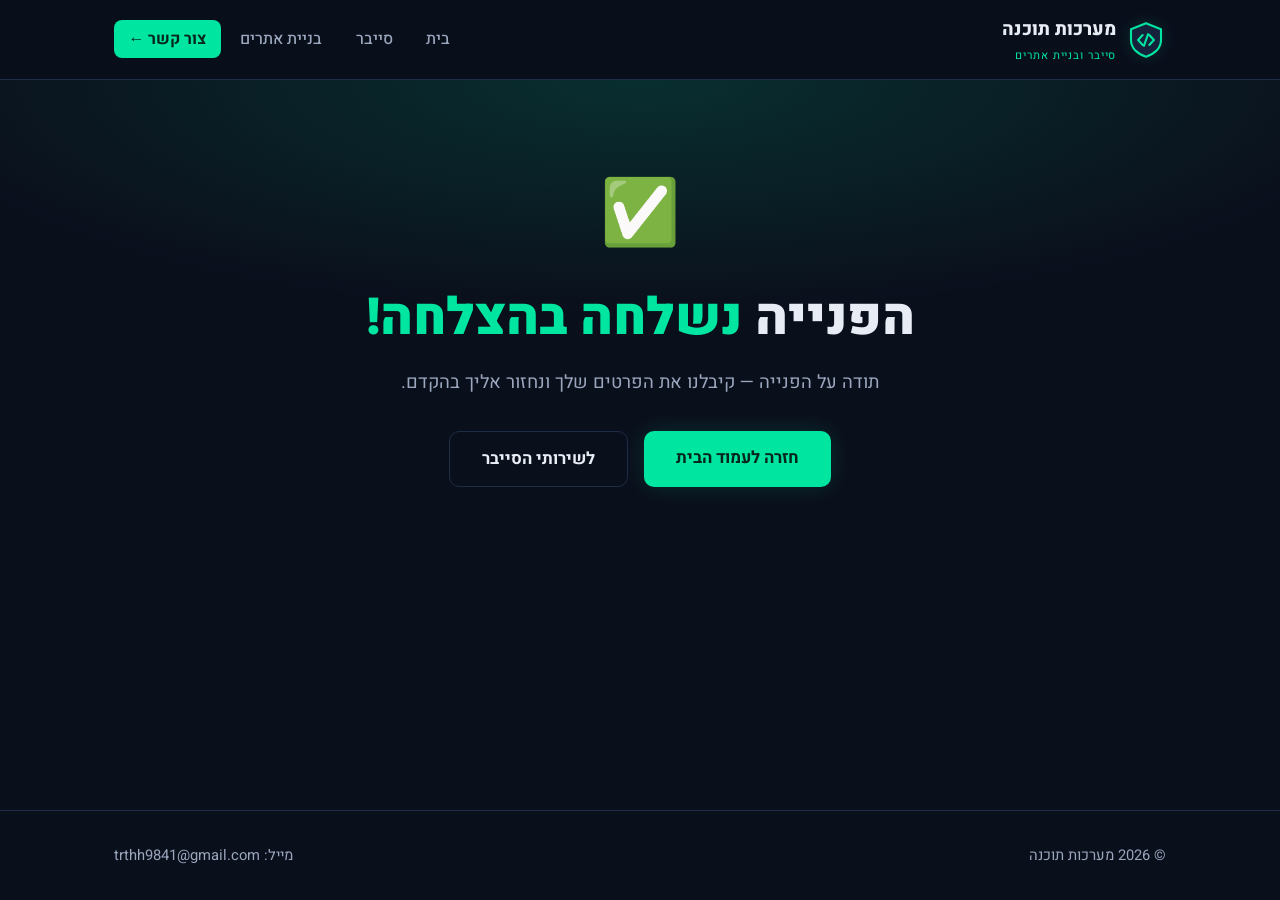
<file: thanks.html>
<!DOCTYPE html>
<html lang="he" dir="rtl">
<head>
  <meta charset="UTF-8">
  <meta name="viewport" content="width=device-width, initial-scale=1.0">
  <title>הפנייה נשלחה! | מערכות תוכנה</title>
  <meta name="robots" content="noindex">
  <link rel="icon" href="favicon.svg" type="image/svg+xml">
  <link rel="preconnect" href="https://fonts.googleapis.com">
  <link href="https://fonts.googleapis.com/css2?family=Heebo:wght@400;500;700;800;900&display=swap" rel="stylesheet">
  <link rel="stylesheet" href="style.css">
  <!-- Google Analytics -->
  <script async src="https://www.googletagmanager.com/gtag/js?id=G-RD54PNBW5M"></script>
  <script>
    window.dataLayer = window.dataLayer || [];
    function gtag(){dataLayer.push(arguments);}
    gtag('js', new Date());
    gtag('config', 'G-RD54PNBW5M');
  </script>
</head>
<body>

<header>
  <div class="nav">
    <a href="index.html" class="logo">
      <svg class="logo-mark" viewBox="0 0 48 48" fill="none" xmlns="http://www.w3.org/2000/svg">
        <path d="M24 4 L42 11 L42 24 C42 34 34 41 24 44 C14 41 6 34 6 24 L6 11 Z" fill="#16223c" stroke="#00e5a0" stroke-width="2.5" stroke-linejoin="round"/>
        <path d="M20 18 L14.5 24 L20 30" stroke="#00e5a0" stroke-width="2.5" stroke-linecap="round" stroke-linejoin="round"/>
        <path d="M28 18 L33.5 24 L28 30" stroke="#00e5a0" stroke-width="2.5" stroke-linecap="round" stroke-linejoin="round"/>
        <line x1="26.5" y1="17" x2="21.5" y2="31" stroke="#00e5a0" stroke-width="2.5" stroke-linecap="round"/>
      </svg>
      <span>מערכות תוכנה<small>סייבר ובניית אתרים</small></span>
    </a>
    <nav>
      <ul>
        <li><a href="index.html">בית</a></li>
        <li><a href="cyber.html">סייבר</a></li>
        <li><a href="web.html">בניית אתרים</a></li>
        <li><a href="contact.html" class="cta">צור קשר &larr;</a></li>
      </ul>
    </nav>
  </div>
</header>

<main>
  <section class="hero">
    <div class="container">
      <div style="font-size: 4rem; margin-bottom: 1rem;">✅</div>
      <h1>הפנייה <span class="highlight">נשלחה בהצלחה!</span></h1>
      <p>תודה על הפנייה — קיבלנו את הפרטים שלך ונחזור אליך בהקדם.</p>
      <div class="hero-buttons">
        <a href="index.html" class="btn btn-primary">חזרה לעמוד הבית</a>
        <a href="cyber.html" class="btn btn-outline">לשירותי הסייבר</a>
      </div>
    </div>
  </section>
</main>

<footer>
  <div class="container">
    <span>© 2026 מערכות תוכנה</span>
    <span>מייל: <a href="mailto:trthh9841@gmail.com" dir="ltr">trthh9841@gmail.com</a></span>
  </div>
</footer>

</body>
</html>
</file>
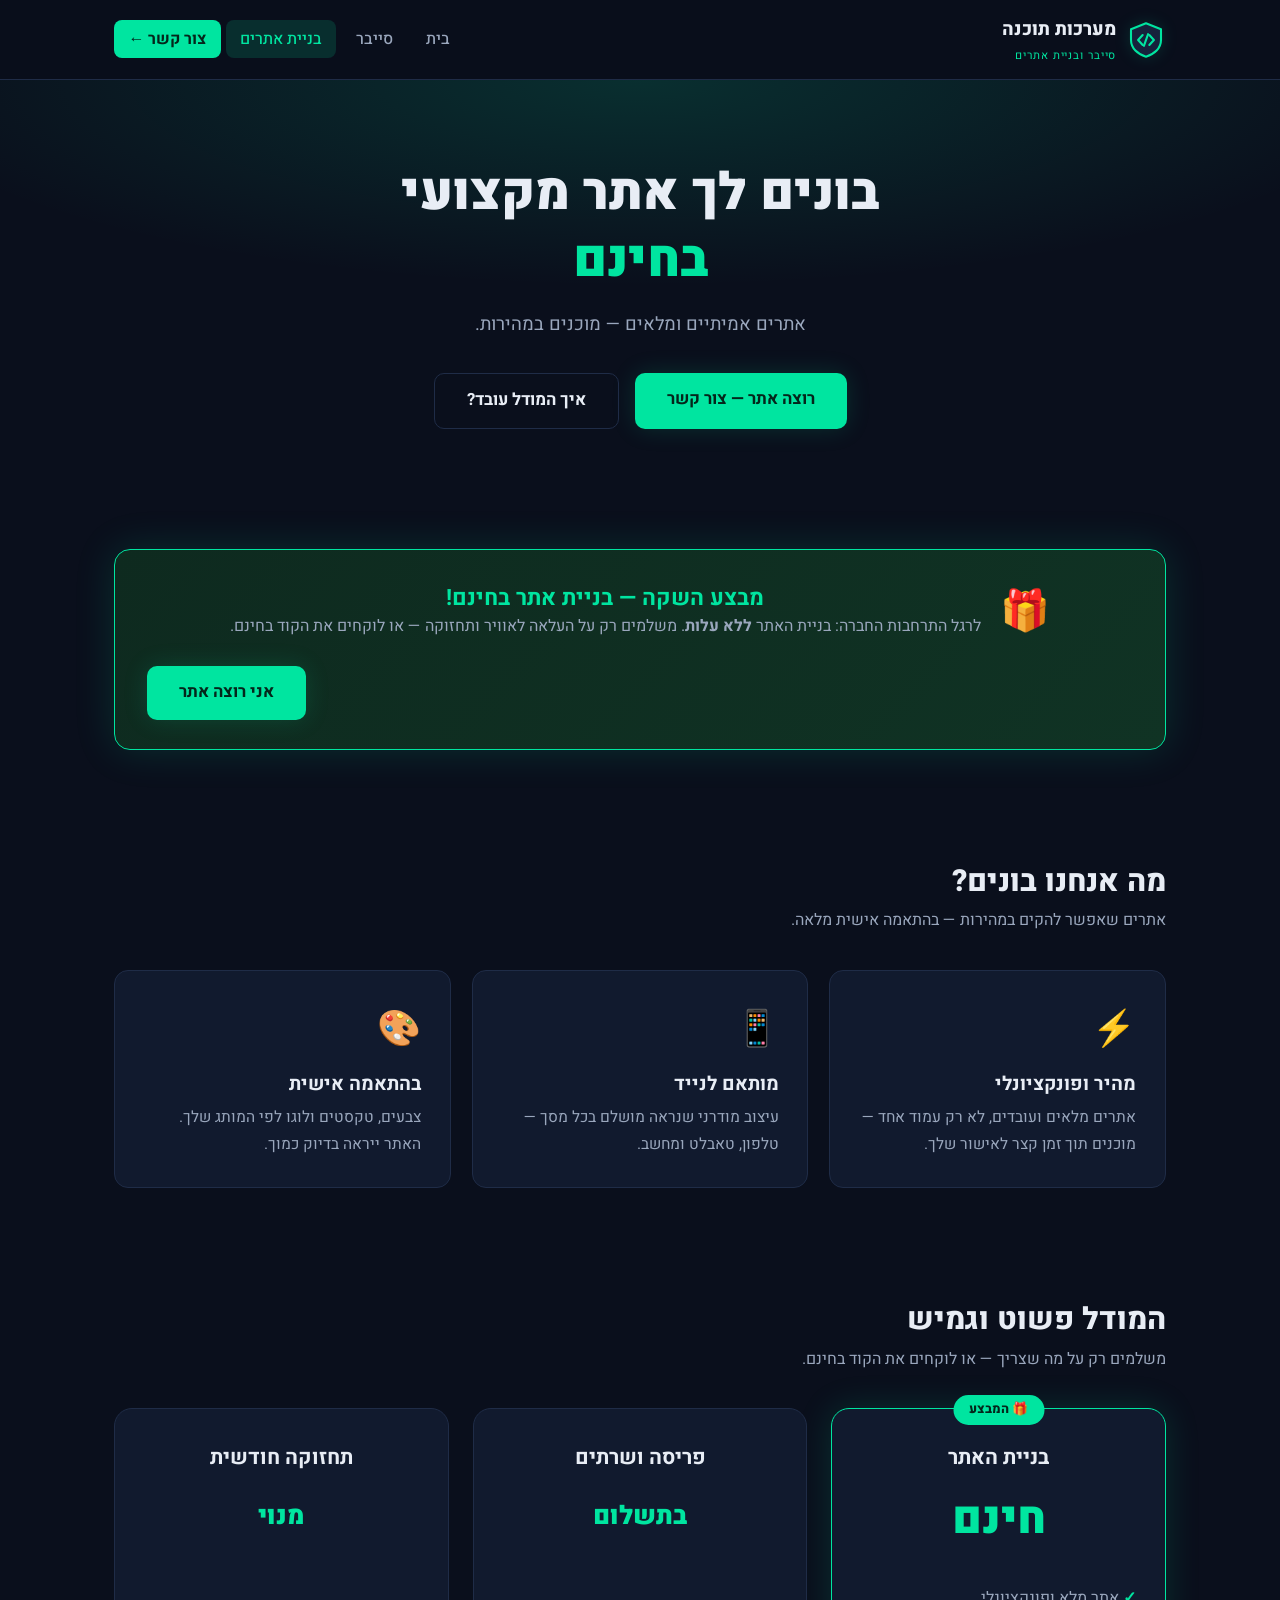
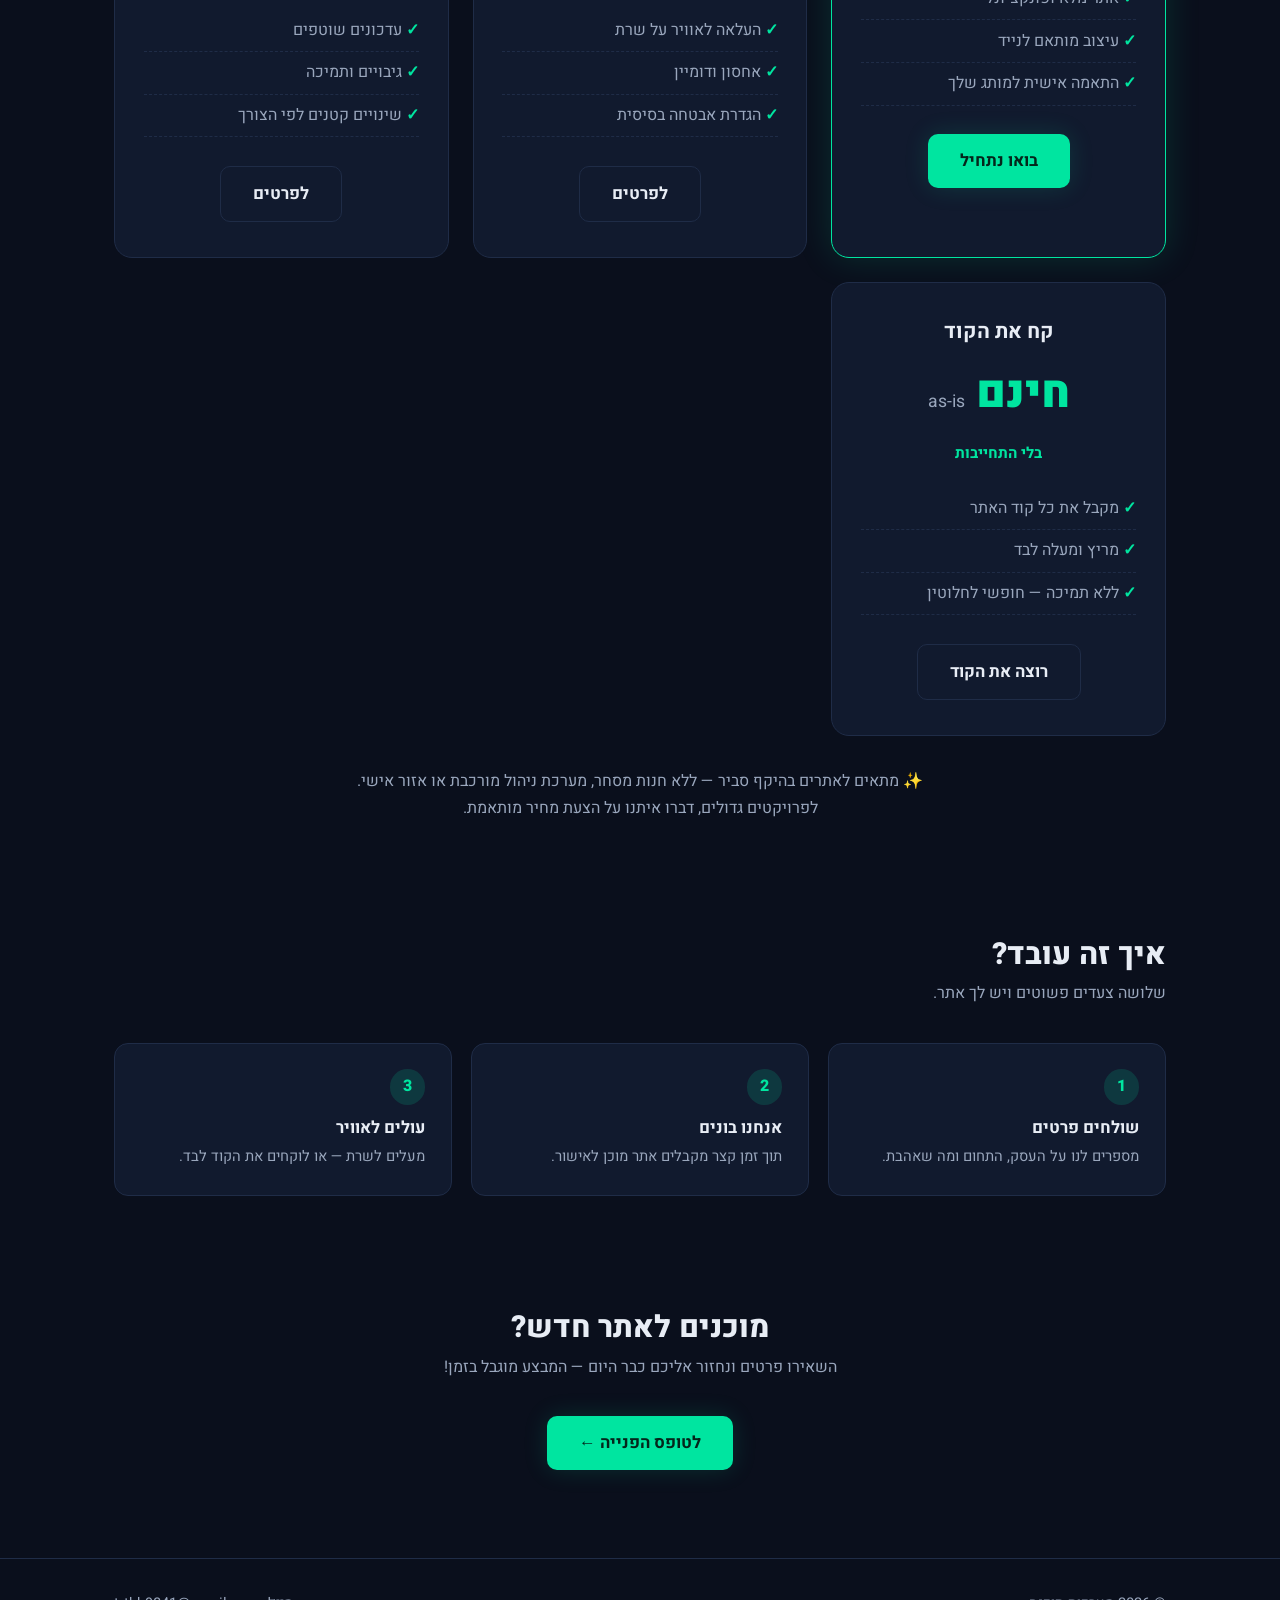
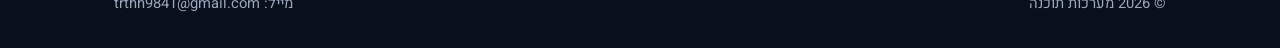
<file: web.html>
<!DOCTYPE html>
<html lang="he" dir="rtl">
<head>
  <meta charset="UTF-8">
  <meta name="viewport" content="width=device-width, initial-scale=1.0">
  <title>בניית אתרים מקצועיים | מערכות תוכנה</title>
  <meta name="description" content="מחלקת בניית האתרים של מערכות תוכנה — אתרים אמיתיים ומלאים, מהירים ומותאמים לנייד. מבצע השקה: בניית האתר בחינם, או קח את הקוד לבד.">
  <link rel="icon" href="favicon.svg" type="image/svg+xml">
  <link rel="preconnect" href="https://fonts.googleapis.com">
  <link href="https://fonts.googleapis.com/css2?family=Heebo:wght@400;500;700;800;900&display=swap" rel="stylesheet">
  <link rel="stylesheet" href="style.css">
  <!-- Google Analytics -->
  <script async src="https://www.googletagmanager.com/gtag/js?id=G-RD54PNBW5M"></script>
  <script>
    window.dataLayer = window.dataLayer || [];
    function gtag(){dataLayer.push(arguments);}
    gtag('js', new Date());
    gtag('config', 'G-RD54PNBW5M');
  </script>
</head>
<body>

<header>
  <div class="nav">
    <a href="index.html" class="logo">
      <svg class="logo-mark" viewBox="0 0 48 48" fill="none" xmlns="http://www.w3.org/2000/svg">
        <path d="M24 4 L42 11 L42 24 C42 34 34 41 24 44 C14 41 6 34 6 24 L6 11 Z" fill="#16223c" stroke="#00e5a0" stroke-width="2.5" stroke-linejoin="round"/>
        <path d="M20 18 L14.5 24 L20 30" stroke="#00e5a0" stroke-width="2.5" stroke-linecap="round" stroke-linejoin="round"/>
        <path d="M28 18 L33.5 24 L28 30" stroke="#00e5a0" stroke-width="2.5" stroke-linecap="round" stroke-linejoin="round"/>
        <line x1="26.5" y1="17" x2="21.5" y2="31" stroke="#00e5a0" stroke-width="2.5" stroke-linecap="round"/>
      </svg>
      <span>מערכות תוכנה<small>סייבר ובניית אתרים</small></span>
    </a>
    <nav>
      <ul>
        <li><a href="index.html">בית</a></li>
        <li><a href="cyber.html">סייבר</a></li>
        <li><a href="web.html" class="active">בניית אתרים</a></li>
        <li><a href="contact.html" class="cta">צור קשר &larr;</a></li>
      </ul>
    </nav>
  </div>
</header>

<main>

  <section class="hero">
    <div class="container">
      <h1>בונים לך אתר מקצועי<br><span class="highlight">בחינם</span></h1>
      <p>
        אתרים אמיתיים ומלאים — מוכנים במהירות.
      </p>
      <div class="hero-buttons">
        <a href="contact.html?service=web" class="btn btn-primary">רוצה אתר — צור קשר</a>
        <a href="#model" class="btn btn-outline">איך המודל עובד?</a>
      </div>
    </div>
  </section>

  <section>
    <div class="container">
      <div class="promo-banner">
        <span class="gift">🎁</span>
        <div>
          <h3>מבצע השקה — בניית אתר בחינם!</h3>
          <p>לרגל התרחבות החברה: בניית האתר <strong>ללא עלות</strong>. משלמים רק על העלאה לאוויר ותחזוקה — או לוקחים את הקוד בחינם.</p>
        </div>
        <a href="contact.html?service=web" class="btn btn-primary">אני רוצה אתר</a>
      </div>
    </div>
  </section>

  <section>
    <div class="container">
      <h2 class="section-title">מה אנחנו בונים?</h2>
      <p class="section-sub">אתרים שאפשר להקים במהירות — בהתאמה אישית מלאה.</p>
      <div class="cards">
        <div class="card">
          <span class="icon">⚡</span>
          <h3>מהיר ופונקציונלי</h3>
          <p>אתרים מלאים ועובדים, לא רק עמוד אחד — מוכנים תוך זמן קצר לאישור שלך.</p>
        </div>
        <div class="card">
          <span class="icon">📱</span>
          <h3>מותאם לנייד</h3>
          <p>עיצוב מודרני שנראה מושלם בכל מסך — טלפון, טאבלט ומחשב.</p>
        </div>
        <div class="card">
          <span class="icon">🎨</span>
          <h3>בהתאמה אישית</h3>
          <p>צבעים, טקסטים ולוגו לפי המותג שלך. האתר ייראה בדיוק כמוך.</p>
        </div>
      </div>
    </div>
  </section>

  <section id="model">
    <div class="container">
      <h2 class="section-title">המודל פשוט וגמיש</h2>
      <p class="section-sub">משלמים רק על מה שצריך — או לוקחים את הקוד בחינם.</p>
      <div class="pricing" style="max-width: 100%;">

        <div class="price-card featured">
          <span class="badge">🎁 המבצע</span>
          <h3>בניית האתר</h3>
          <div class="price">חינם</div>
          <ul>
            <li>אתר מלא ופונקציונלי</li>
            <li>עיצוב מותאם לנייד</li>
            <li>התאמה אישית למותג שלך</li>
          </ul>
          <a href="contact.html?service=web" class="btn btn-primary">בואו נתחיל</a>
        </div>

        <div class="price-card">
          <h3>פריסה ושרתים</h3>
          <div class="price" style="font-size: 1.6rem; padding: 0.9rem 0;">בתשלום</div>
          <p class="free-note" style="visibility: hidden;">.</p>
          <ul>
            <li>העלאה לאוויר על שרת</li>
            <li>אחסון ודומיין</li>
            <li>הגדרת אבטחה בסיסית</li>
          </ul>
          <a href="contact.html?service=web" class="btn btn-outline">לפרטים</a>
        </div>

        <div class="price-card">
          <h3>תחזוקה חודשית</h3>
          <div class="price" style="font-size: 1.6rem; padding: 0.9rem 0;">מנוי</div>
          <p class="free-note" style="visibility: hidden;">.</p>
          <ul>
            <li>עדכונים שוטפים</li>
            <li>גיבויים ותמיכה</li>
            <li>שינויים קטנים לפי הצורך</li>
          </ul>
          <a href="contact.html?service=web" class="btn btn-outline">לפרטים</a>
        </div>

        <div class="price-card">
          <h3>קח את הקוד</h3>
          <div class="price">חינם <small>as-is</small></div>
          <p class="free-note">בלי התחייבות</p>
          <ul>
            <li>מקבל את כל קוד האתר</li>
            <li>מריץ ומעלה לבד</li>
            <li>ללא תמיכה — חופשי לחלוטין</li>
          </ul>
          <a href="contact.html?service=web" class="btn btn-outline">רוצה את הקוד</a>
        </div>

      </div>
      <p class="section-sub center" style="margin: 2rem auto 0;">
        ✨ מתאים לאתרים בהיקף סביר — ללא חנות מסחר, מערכת ניהול מורכבת או אזור אישי.
        לפרויקטים גדולים, דברו איתנו על הצעת מחיר מותאמת.
      </p>
    </div>
  </section>

  <section>
    <div class="container">
      <h2 class="section-title">איך זה עובד?</h2>
      <p class="section-sub">שלושה צעדים פשוטים ויש לך אתר.</p>
      <div class="steps">
        <div class="step">
          <h3>שולחים פרטים</h3>
          <p>מספרים לנו על העסק, התחום ומה שאהבת.</p>
        </div>
        <div class="step">
          <h3>אנחנו בונים</h3>
          <p>תוך זמן קצר מקבלים אתר מוכן לאישור.</p>
        </div>
        <div class="step">
          <h3>עולים לאוויר</h3>
          <p>מעלים לשרת — או לוקחים את הקוד לבד.</p>
        </div>
      </div>
    </div>
  </section>

  <section class="center">
    <div class="container">
      <h2 class="section-title">מוכנים לאתר חדש?</h2>
      <p class="section-sub" style="margin-inline: auto;">השאירו פרטים ונחזור אליכם כבר היום — המבצע מוגבל בזמן!</p>
      <a href="contact.html?service=web" class="btn btn-primary">לטופס הפנייה &larr;</a>
    </div>
  </section>

</main>

<footer>
  <div class="container">
    <span>© 2026 מערכות תוכנה</span>
    <span>מייל: <a href="mailto:trthh9841@gmail.com" dir="ltr">trthh9841@gmail.com</a></span>
  </div>
</footer>

</body>
</html>
</file>
<file: style.css>
/* ===== מערכות תוכנה — מחלקת סייבר ===== */
:root {
  --bg: #0a0f1c;
  --bg-card: #111a2e;
  --bg-card-hover: #16223c;
  --accent: #00e5a0;
  --accent-dark: #00b87f;
  --accent-glow: rgba(0, 229, 160, 0.15);
  --text: #e8edf5;
  --text-muted: #9aa7bd;
  --border: #1f2c47;
  --danger: #ff5470;
}

* { margin: 0; padding: 0; box-sizing: border-box; }

html { scroll-behavior: smooth; }

body {
  font-family: 'Heebo', sans-serif;
  background: var(--bg);
  color: var(--text);
  line-height: 1.7;
  min-height: 100vh;
  display: flex;
  flex-direction: column;
}

/* ===== ניווט ===== */
header {
  position: sticky;
  top: 0;
  z-index: 100;
  background: rgba(10, 15, 28, 0.92);
  backdrop-filter: blur(10px);
  border-bottom: 1px solid var(--border);
}

.nav {
  max-width: 1100px;
  margin: 0 auto;
  padding: 0.9rem 1.5rem;
  display: flex;
  align-items: center;
  justify-content: space-between;
  gap: 1rem;
  flex-wrap: wrap;
}

.logo {
  display: flex;
  align-items: center;
  gap: 0.6rem;
  text-decoration: none;
  color: var(--text);
  font-weight: 800;
  font-size: 1.15rem;
}

.logo .shield {
  font-size: 1.5rem;
  filter: drop-shadow(0 0 8px var(--accent-glow));
}

.logo-mark {
  width: 40px;
  height: 40px;
  flex-shrink: 0;
  filter: drop-shadow(0 0 8px var(--accent-glow));
}

.logo small {
  display: block;
  font-size: 0.7rem;
  font-weight: 400;
  color: var(--accent);
  letter-spacing: 0.08em;
}

nav ul {
  display: flex;
  gap: 0.3rem;
  list-style: none;
  flex-wrap: wrap;
}

nav a {
  color: var(--text-muted);
  text-decoration: none;
  padding: 0.45rem 0.9rem;
  border-radius: 8px;
  font-weight: 500;
  transition: all 0.2s;
}

nav a:hover { color: var(--text); background: var(--bg-card); }

nav a.active { color: var(--accent); background: var(--accent-glow); }

nav a.cta {
  background: var(--accent);
  color: #04261b;
  font-weight: 700;
}

nav a.cta:hover { background: var(--accent-dark); color: #04261b; }

/* ===== מבנה כללי ===== */
main { flex: 1; }

.container {
  max-width: 1100px;
  margin: 0 auto;
  padding: 0 1.5rem;
}

section { padding: 3.5rem 0; }

h1, h2, h3 { line-height: 1.3; }

.section-title {
  font-size: 1.9rem;
  font-weight: 800;
  margin-bottom: 0.4rem;
}

.section-sub {
  color: var(--text-muted);
  margin-bottom: 2.2rem;
  max-width: 600px;
}

/* ===== Hero ===== */
.hero {
  padding: 5rem 0 4rem;
  text-align: center;
  background:
    radial-gradient(ellipse 60% 50% at 50% 0%, var(--accent-glow), transparent);
}

.hero h1 {
  font-size: clamp(2rem, 5vw, 3.2rem);
  font-weight: 900;
  margin-bottom: 1rem;
}

.hero h1 .highlight { color: var(--accent); }

.hero p {
  font-size: 1.15rem;
  color: var(--text-muted);
  max-width: 640px;
  margin: 0 auto 2rem;
}

.hero-buttons {
  display: flex;
  gap: 1rem;
  justify-content: center;
  flex-wrap: wrap;
}

/* ===== כפתורים ===== */
.btn {
  display: inline-block;
  padding: 0.8rem 2rem;
  border-radius: 10px;
  font-weight: 700;
  font-size: 1.05rem;
  text-decoration: none;
  transition: all 0.2s;
  border: none;
  cursor: pointer;
  font-family: inherit;
}

.btn-primary {
  background: var(--accent);
  color: #04261b;
  box-shadow: 0 0 25px var(--accent-glow);
}

.btn-primary:hover { background: var(--accent-dark); transform: translateY(-2px); }

.btn-outline {
  border: 1.5px solid var(--border);
  color: var(--text);
}

.btn-outline:hover { border-color: var(--accent); color: var(--accent); }

/* ===== באנר מבצע ===== */
.promo-banner {
  background: linear-gradient(135deg, #0e2a1f, #103324);
  border: 1.5px solid var(--accent);
  border-radius: 16px;
  padding: 1.8rem 2rem;
  display: flex;
  align-items: center;
  gap: 1.2rem;
  flex-wrap: wrap;
  justify-content: center;
  text-align: center;
  box-shadow: 0 0 40px var(--accent-glow);
}

.promo-banner .gift { font-size: 2.5rem; }

.promo-banner h3 { font-size: 1.4rem; color: var(--accent); }

.promo-banner p { color: var(--text-muted); }

.promo-banner .btn { margin-inline-start: auto; }

@media (max-width: 700px) {
  .promo-banner { flex-direction: column; }
  .promo-banner .btn { margin-inline-start: 0; }
}

/* ===== כרטיסים ===== */
.cards {
  display: grid;
  grid-template-columns: repeat(auto-fit, minmax(260px, 1fr));
  gap: 1.3rem;
}

.card {
  background: var(--bg-card);
  border: 1px solid var(--border);
  border-radius: 14px;
  padding: 1.8rem;
  transition: all 0.25s;
}

.card:hover {
  background: var(--bg-card-hover);
  border-color: var(--accent);
  transform: translateY(-4px);
}

.card .icon { font-size: 2.2rem; margin-bottom: 0.8rem; display: block; }

.card h3 { font-size: 1.2rem; margin-bottom: 0.5rem; }

.card p { color: var(--text-muted); font-size: 0.97rem; }

/* ===== מחירון ===== */
.pricing {
  display: grid;
  grid-template-columns: repeat(auto-fit, minmax(290px, 1fr));
  gap: 1.5rem;
  max-width: 800px;
  margin: 0 auto;
}

.price-card {
  background: var(--bg-card);
  border: 1px solid var(--border);
  border-radius: 18px;
  padding: 2.2rem 1.8rem;
  text-align: center;
  position: relative;
  transition: all 0.25s;
}

.price-card:hover { transform: translateY(-5px); border-color: var(--accent); }

.price-card.featured {
  border: 1.5px solid var(--accent);
  box-shadow: 0 0 35px var(--accent-glow);
}

.price-card .badge {
  position: absolute;
  top: -14px;
  right: 50%;
  transform: translateX(50%);
  background: var(--accent);
  color: #04261b;
  font-weight: 800;
  font-size: 0.8rem;
  padding: 0.25rem 1rem;
  border-radius: 999px;
  white-space: nowrap;
}

.price-card h3 { font-size: 1.3rem; margin-bottom: 0.3rem; }

.price-card .price {
  font-size: 2.8rem;
  font-weight: 900;
  color: var(--accent);
  margin: 0.6rem 0;
}

.price-card .price small { font-size: 1.1rem; color: var(--text-muted); font-weight: 400; }

.price-card .free-note {
  color: var(--accent);
  font-weight: 700;
  font-size: 0.95rem;
  margin-bottom: 1rem;
}

.price-card ul {
  list-style: none;
  text-align: right;
  margin: 1.3rem 0 1.8rem;
  color: var(--text-muted);
}

.price-card ul li {
  padding: 0.45rem 0;
  border-bottom: 1px dashed var(--border);
}

.price-card ul li::before {
  content: "✓ ";
  color: var(--accent);
  font-weight: 700;
}

/* ===== טופס ===== */
.form-wrap {
  max-width: 620px;
  margin: 0 auto;
  background: var(--bg-card);
  border: 1px solid var(--border);
  border-radius: 18px;
  padding: 2.5rem;
}

.form-group { margin-bottom: 1.3rem; }

label {
  display: block;
  font-weight: 600;
  margin-bottom: 0.4rem;
  font-size: 0.95rem;
}

label .req { color: var(--danger); }

input, select, textarea {
  width: 100%;
  padding: 0.75rem 1rem;
  background: var(--bg);
  border: 1.5px solid var(--border);
  border-radius: 10px;
  color: var(--text);
  font-family: inherit;
  font-size: 1rem;
  transition: border-color 0.2s;
}

input:focus, select:focus, textarea:focus {
  outline: none;
  border-color: var(--accent);
}

textarea { resize: vertical; min-height: 110px; }

/* אייקון לוח השנה — שיהיה נראה ולחיץ על הרקע הכהה */
input[type="date"] { cursor: pointer; }

input[type="date"]::-webkit-calendar-picker-indicator {
  filter: invert(1);
  opacity: 0.8;
  cursor: pointer;
  transition: opacity 0.2s;
}

input[type="date"]::-webkit-calendar-picker-indicator:hover { opacity: 1; }

.form-note {
  font-size: 0.85rem;
  color: var(--text-muted);
  margin-top: 1rem;
  text-align: center;
}

/* ===== הצהרות / checkbox ===== */
.consent {
  display: flex;
  gap: 0.7rem;
  align-items: flex-start;
  background: var(--bg);
  border: 1.5px solid var(--border);
  border-radius: 10px;
  padding: 0.9rem 1rem;
  margin-bottom: 0.9rem;
  transition: border-color 0.2s;
}

.consent:focus-within { border-color: var(--accent); }

.consent input[type="checkbox"] {
  width: 1.2rem;
  height: 1.2rem;
  flex-shrink: 0;
  margin-top: 0.3rem;
  accent-color: var(--accent);
  cursor: pointer;
}

.consent label {
  margin-bottom: 0;
  font-weight: 400;
  color: var(--text-muted);
  font-size: 0.93rem;
  line-height: 1.6;
  cursor: pointer;
}

.consent label strong { color: var(--text); font-weight: 700; }

/* ===== ספינר שליחה ===== */
.btn:disabled {
  opacity: 0.75;
  cursor: not-allowed;
  transform: none !important;
}

.spinner {
  display: inline-block;
  width: 1.1em;
  height: 1.1em;
  border: 2.5px solid rgba(4, 38, 27, 0.25);
  border-top-color: #04261b;
  border-radius: 50%;
  animation: spin 0.7s linear infinite;
  vertical-align: -0.2em;
  margin-inline-start: 0.5em;
}

@keyframes spin {
  to { transform: rotate(360deg); }
}

/* ===== פרטי קשר ===== */
.contact-methods {
  display: grid;
  grid-template-columns: repeat(auto-fit, minmax(220px, 1fr));
  gap: 1.2rem;
  max-width: 800px;
  margin: 0 auto 3rem;
}

.contact-card {
  background: var(--bg-card);
  border: 1px solid var(--border);
  border-radius: 14px;
  padding: 1.5rem;
  text-align: center;
  text-decoration: none;
  color: var(--text);
  transition: all 0.25s;
}

.contact-card:hover { border-color: var(--accent); transform: translateY(-3px); }

.contact-card .icon { font-size: 2rem; display: block; margin-bottom: 0.5rem; }

.contact-card strong { display: block; margin-bottom: 0.2rem; }

.contact-card span { color: var(--text-muted); font-size: 0.95rem; direction: ltr; display: inline-block; }

/* ===== שלבי תהליך ===== */
.steps {
  display: grid;
  grid-template-columns: repeat(auto-fit, minmax(200px, 1fr));
  gap: 1.2rem;
  counter-reset: step;
}

.step {
  background: var(--bg-card);
  border: 1px solid var(--border);
  border-radius: 14px;
  padding: 1.6rem;
  position: relative;
}

.step::before {
  counter-increment: step;
  content: counter(step);
  display: inline-flex;
  align-items: center;
  justify-content: center;
  width: 2.2rem;
  height: 2.2rem;
  border-radius: 50%;
  background: var(--accent-glow);
  color: var(--accent);
  font-weight: 800;
  margin-bottom: 0.8rem;
}

.step h3 { font-size: 1.05rem; margin-bottom: 0.3rem; }

.step p { color: var(--text-muted); font-size: 0.92rem; }

/* ===== פוטר ===== */
footer {
  border-top: 1px solid var(--border);
  padding: 2rem 0;
  margin-top: 2rem;
}

footer .container {
  display: flex;
  justify-content: space-between;
  align-items: center;
  gap: 1rem;
  flex-wrap: wrap;
  color: var(--text-muted);
  font-size: 0.92rem;
}

footer a { color: var(--text-muted); text-decoration: none; }
footer a:hover { color: var(--accent); }

.center { text-align: center; }

/* ===== כרטיסי מחלקות (עמוד הבית) ===== */
.divisions {
  display: grid;
  grid-template-columns: repeat(auto-fit, minmax(290px, 1fr));
  gap: 1.5rem;
  max-width: 820px;
  margin: 0 auto;
}

.division {
  display: block;
  text-decoration: none;
  color: var(--text);
  background: var(--bg-card);
  border: 1px solid var(--border);
  border-radius: 18px;
  padding: 2.6rem 2rem;
  text-align: center;
  transition: all 0.25s;
}

.division:hover {
  border-color: var(--accent);
  transform: translateY(-6px);
  box-shadow: 0 0 35px var(--accent-glow);
}

.division .d-icon {
  font-size: 3rem;
  display: block;
  margin-bottom: 1rem;
}

.division h3 { font-size: 1.5rem; margin-bottom: 0.6rem; color: var(--accent); }

.division p { color: var(--text-muted); margin-bottom: 1.4rem; }

.division .go { color: var(--accent); font-weight: 700; }
</file>
